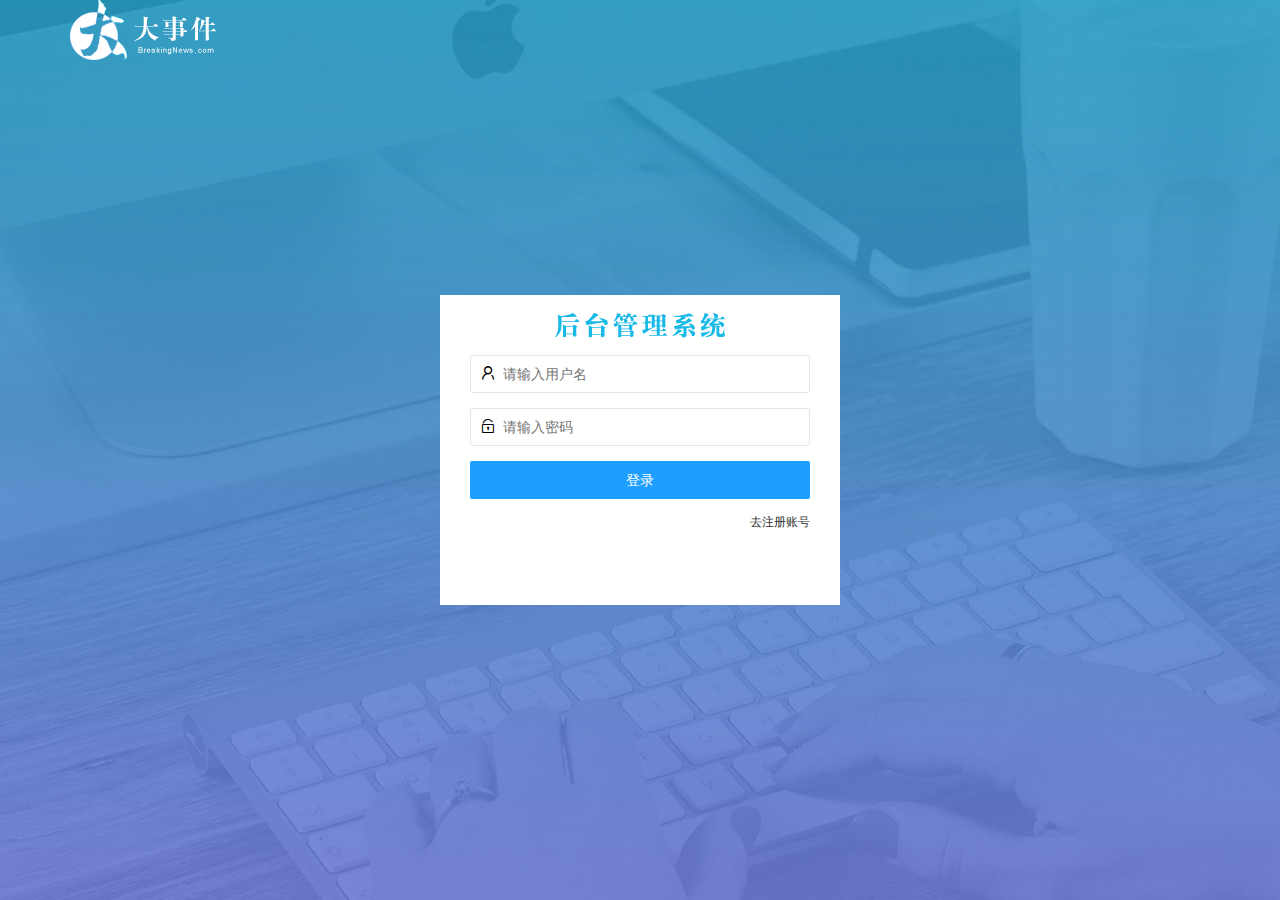
<file: login.html>
<!DOCTYPE html>
<html lang="en">
<head>
    <meta charset="UTF-8">
    <meta http-equiv="X-UA-Compatible" content="IE=edge">
    <meta name="viewport" content="width=device-width, initial-scale=1.0">
    <title>大事件-登录/注册</title>
    <link rel="stylesheet" href="/assets/lib/layui/css/layui.css">
    <link rel="stylesheet" href="./assets/css/login.css">
</head>
<body>
    <!-- 头部的logo区域 -->
    <div class="layui-main">
        <img src="./assets/images/logo.png" alt="" />
    </div>

    <!-- 登录注册区域 -->
    <div class="loginAndRegBox">
        <div class="title-box"></div>
        <!-- 登录的div -->
        <div class="login-box">
            <!-- 登录的表单 -->
            <form class="layui-form" id="form_login">
                <!-- 用户名 -->
                <div class="layui-form-item">
                    <i class="layui-icon layui-icon-username
                    "></i> 
                    <input type="text" name="username" required  lay-verify="required" placeholder="请输入用户名" autocomplete="off" class="layui-input">
                </div>
                <!-- 密码 -->
                <div class="layui-form-item">
                    <i class="layui-icon layui-icon-password
                    "></i> 
                      <input type="password" name="password" required  lay-verify="required|pwd" placeholder="请输入密码" autocomplete="off" class="layui-input">
                </div>
                <!-- 登录按钮 -->
                <div class="layui-form-item">
                    <!-- 注意 普通按钮和表单提交按钮的区别就是 lay-submit属性-->
                    <button class="layui-btn layui-btn-fluid layui-btn-normal" lay-submit>登录</button>
                </div>
                <div class="layui-form-item links">
                    <a href="javascript:;" id="link_reg">去注册账号</a>
                </div>
            </form>
        </div>
        <!-- 注册的div -->
        <div class="reg-box">
            <!-- 注册的表单 -->
            <form class="layui-form" id="form_reg">
                <!-- 用户名 -->
                <div class="layui-form-item">
                    <i class="layui-icon layui-icon-username
                    "></i> 
                    <input type="text" name="username" required  lay-verify="required" placeholder="请输入用户名" autocomplete="off" class="layui-input">
                </div>
                <!-- 密码 -->
                <div class="layui-form-item">
                    <i class="layui-icon layui-icon-password
                    "></i> 
                      <input type="password" name="password" required  lay-verify="required|pwd" placeholder="请输入密码" autocomplete="off" class="layui-input">
                </div>
                <!-- 密码确认框 -->
                <div class="layui-form-item">
                    <i class="layui-icon layui-icon-password
                    "></i> 
                      <input type="password" name="repassword" required  lay-verify="required|pwd|repwd" placeholder="再次确认密码" autocomplete="off" class="layui-input">
                </div>
                <!-- 注册按钮 -->
                <div class="layui-form-item">
                    <!-- 注意 普通按钮和表单提交按钮的区别就是 lay-submit属性-->
                    <button class="layui-btn layui-btn-fluid layui-btn-normal" lay-submit>注册</button>
                </div>
                <div class="layui-form-item links">
                    <a href="javascript:;" id="link_login">去登录</a>
                </div>
            </form>
            
        </div>
    </div>
    
    <!-- 导入layui的js文件 -->
    <script src="/assets/lib/layui/layui.all.js"></script>
    <!-- 导入jQuery -->
    <script src="/assets/lib/jquery.js"></script>
    <!-- 导入自己封装的baseAPI.js -->
    <script src="/assets/js/baseAPI.js"></script>
    <!-- 导入自己的javascript脚本 -->
    <script src="/assets/js/login.js"></script>
</body>
</html>
</file>
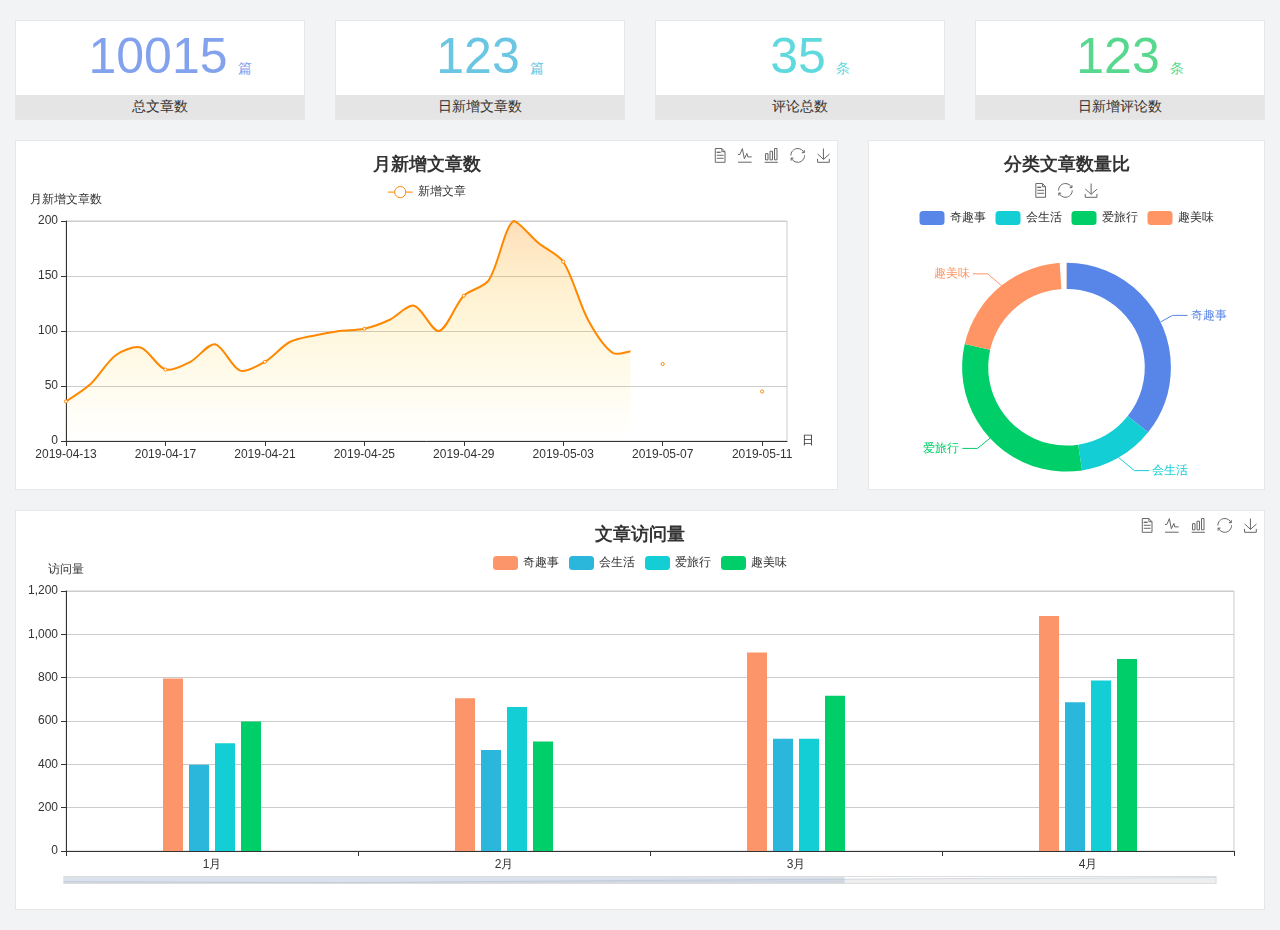
<file: home/dashboard.html>
<!DOCTYPE html>
<html lang="en">

<head>
  <meta charset="UTF-8">
  <meta name="viewport" content="width=device-width, initial-scale=1.0">
  <meta http-equiv="X-UA-Compatible" content="ie=edge">
  <title>图表统计</title>
  <link rel="stylesheet" href="../../assets/lib/bootstrap.css" />
  <link rel="stylesheet" href="../../assets/lib/main.css" />
  <script src="../../assets/lib/jquery.js"></script>
  <script type="text/javascript" src="../../assets/lib/echarts.min.js"></script>
</head>

<body>
  <div class="container-fluid">
    <div class="row spannel_list">
      <div class="col-sm-3 col-xs-6">
        <div class="spannel">
          <em>10015</em><span>篇</span>
          <b>总文章数</b>
        </div>
      </div>
      <div class="col-sm-3 col-xs-6">
        <div class="spannel scolor01">
          <em>123</em><span>篇</span>
          <b>日新增文章数</b>
        </div>
      </div>
      <div class="col-sm-3 col-xs-6">
        <div class="spannel scolor02">
          <em>35</em><span>条</span>
          <b>评论总数</b>
        </div>
      </div>
      <div class="col-sm-3 col-xs-6">
        <div class="spannel scolor03">
          <em>123</em><span>条</span>
          <b>日新增评论数</b>
        </div>
      </div>
    </div>
  </div>

  <div class="container-fluid">
    <div class="row curve-pie">
      <div class="col-lg-8 col-md-8">
        <div class="gragh_pannel" id="curve_show"></div>
      </div>
      <div class="col-lg-4 col-md-4">
        <div class="gragh_pannel" id="pie_show"></div>
      </div>
    </div>
  </div>

  <div class="container-fluid">
    <div class="column_pannel" id="column_show"></div>
  </div>

  <script>
    var oChart = echarts.init(document.getElementById('curve_show'));
    var aList_all = [
      { 'count': 36, 'date': '2019-04-13' },
      { 'count': 52, 'date': '2019-04-14' },
      { 'count': 78, 'date': '2019-04-15' },
      { 'count': 85, 'date': '2019-04-16' },
      { 'count': 65, 'date': '2019-04-17' },
      { 'count': 72, 'date': '2019-04-18' },
      { 'count': 88, 'date': '2019-04-19' },
      { 'count': 64, 'date': '2019-04-20' },
      { 'count': 72, 'date': '2019-04-21' },
      { 'count': 90, 'date': '2019-04-22' },
      { 'count': 96, 'date': '2019-04-23' },
      { 'count': 100, 'date': '2019-04-24' },
      { 'count': 102, 'date': '2019-04-25' },
      { 'count': 110, 'date': '2019-04-26' },
      { 'count': 123, 'date': '2019-04-27' },
      { 'count': 100, 'date': '2019-04-28' },
      { 'count': 132, 'date': '2019-04-29' },
      { 'count': 146, 'date': '2019-04-30' },
      { 'count': 200, 'date': '2019-05-01' },
      { 'count': 180, 'date': '2019-05-02' },
      { 'count': 163, 'date': '2019-05-03' },
      { 'count': 110, 'date': '2019-05-04' },
      { 'count': 80, 'date': '2019-05-05' },
      { 'count': 82, 'date': '2019-05-06' },
      { 'count': 70, 'date': '2019-05-07' },
      { 'count': 65, 'date': '2019-05-08' },
      { 'count': 54, 'date': '2019-05-09' },
      { 'count': 40, 'date': '2019-05-10' },
      { 'count': 45, 'date': '2019-05-11' },
      { 'count': 38, 'date': '2019-05-12' },
    ];

    let aCount = [];
    let aDate = [];

    for (var i = 0; i < aList_all.length; i++) {
      aCount.push(aList_all[i].count);
      aDate.push(aList_all[i].date);
    }

    var chartopt = {
      title: {
        text: '月新增文章数',
        left: 'center',
        top: '10'
      },
      tooltip: {
        trigger: 'axis'
      },
      legend: {
        data: ['新增文章'],
        top: '40'
      },
      toolbox: {
        show: true,
        feature: {
          mark: { show: true },
          dataView: { show: true, readOnly: false },
          magicType: { show: true, type: ['line', 'bar'] },
          restore: { show: true },
          saveAsImage: { show: true }
        }
      },
      calculable: true,
      xAxis: [
        {
          name: '日',
          type: 'category',
          boundaryGap: false,
          data: aDate
        }
      ],
      yAxis: [
        {
          name: '月新增文章数',
          type: 'value'
        }
      ],
      series: [
        {
          name: '新增文章',
          type: 'line',
          smooth: true,
          itemStyle: { normal: { areaStyle: { type: 'default' }, color: '#f80' }, lineStyle: { color: '#f80' } },
          data: aCount
        }],
      areaStyle: {
        normal: {
          color: new echarts.graphic.LinearGradient(0, 0, 0, 1, [{
            offset: 0,
            color: 'rgba(255,136,0,0.39)'
          }, {
            offset: .34,
            color: 'rgba(255,180,0,0.25)'
          }, {
            offset: 1,
            color: 'rgba(255,222,0,0.00)'
          }])

        }
      },
      grid: {
        show: true,
        x: 50,
        x2: 50,
        y: 80,
        height: 220
      }
    };

    oChart.setOption(chartopt);


    var oPie = echarts.init(document.getElementById('pie_show'));
    var oPieopt =
    {
      title: {
        top: 10,
        text: '分类文章数量比',
        x: 'center'
      },
      tooltip: {
        trigger: 'item',
        formatter: "{a} <br/>{b} : {c} ({d}%)"
      },
      color: ['#5885e8', '#13cfd5', '#00ce68', '#ff9565'],
      legend: {
        x: 'center',
        top: 65,
        data: ['奇趣事', '会生活', '爱旅行', '趣美味']
      },
      toolbox: {
        show: true,
        x: 'center',
        top: 35,
        feature: {
          mark: { show: true },
          dataView: { show: true, readOnly: false },
          magicType: {
            show: true,
            type: ['pie', 'funnel'],
            option: {
              funnel: {
                x: '25%',
                width: '50%',
                funnelAlign: 'left',
                max: 1548
              }
            }
          },
          restore: { show: true },
          saveAsImage: { show: true }
        }
      },
      calculable: true,
      series: [
        {
          name: '访问来源',
          type: 'pie',
          radius: ['45%', '60%'],
          center: ['50%', '65%'],
          data: [
            { value: 300, name: '奇趣事' },
            { value: 100, name: '会生活' },
            { value: 260, name: '爱旅行' },
            { value: 180, name: '趣美味' }
          ]
        }
      ]
    };
    oPie.setOption(oPieopt);



    var oColumn = this.echarts.init(document.getElementById('column_show'));
    var oColumnopt =
    {
      title: {
        text: '文章访问量',
        left: 'center',
        top: '10'
      },
      tooltip: {
        trigger: 'axis'
      },
      legend: {
        data: ['奇趣事', '会生活', '爱旅行', '趣美味'],
        top: '40'
      },
      toolbox: {
        show: true,
        feature: {
          mark: { show: true },
          dataView: { show: true, readOnly: false },
          magicType: { show: true, type: ['line', 'bar'] },
          restore: { show: true },
          saveAsImage: { show: true }
        }
      },
      calculable: true,
      xAxis: [
        {
          type: 'category',
          data: ['1月', '2月', '3月', '4月', '5月']
        }
      ],
      yAxis: [
        {
          name: '访问量',
          type: 'value'
        }
      ],
      series: [
        {
          name: '奇趣事',
          type: 'bar',
          barWidth: 20,
          itemStyle: {
            normal: { areaStyle: { type: 'default' }, color: '#fd956a' }
          },
          data: [800, 708, 920, 1090, 1200]
        },
        {
          name: '会生活',
          type: 'bar',
          barWidth: 20,
          itemStyle: {
            normal: { areaStyle: { type: 'default' }, color: '#2bb6db' }
          },
          data: [400, 468, 520, 690, 800]
        },
        {
          name: '爱旅行',
          type: 'bar',
          barWidth: 20,
          itemStyle: {
            normal: { areaStyle: { type: 'default' }, color: '#13cfd5' }
          },
          data: [500, 668, 520, 790, 900]
        },
        {
          name: '趣美味',
          type: 'bar',
          barWidth: 20,
          itemStyle: {
            normal: { areaStyle: { type: 'default' }, color: '#00ce68' }
          },
          data: [600, 508, 720, 890, 1000]
        }
      ],
      grid: {
        show: true,
        x: 50,
        x2: 30,
        y: 80,
        height: 260
      },
      dataZoom: [//给x轴设置滚动条
        {
          start: 0,//默认为0
          end: 100 - 1000 / 31,//默认为100
          type: 'slider',
          show: true,
          xAxisIndex: [0],
          handleSize: 0,//滑动条的 左右2个滑动条的大小
          height: 8,//组件高度
          left: 45, //左边的距离
          right: 50,//右边的距离
          bottom: 26,//右边的距离
          handleColor: '#ddd',//h滑动图标的颜色
          handleStyle: {
            borderColor: "#cacaca",
            borderWidth: "1",
            shadowBlur: 2,
            background: "#ddd",
            shadowColor: "#ddd",
          }
        }]
    };
    oColumn.setOption(oColumnopt);
  </script>
</body>

</html>
</file>
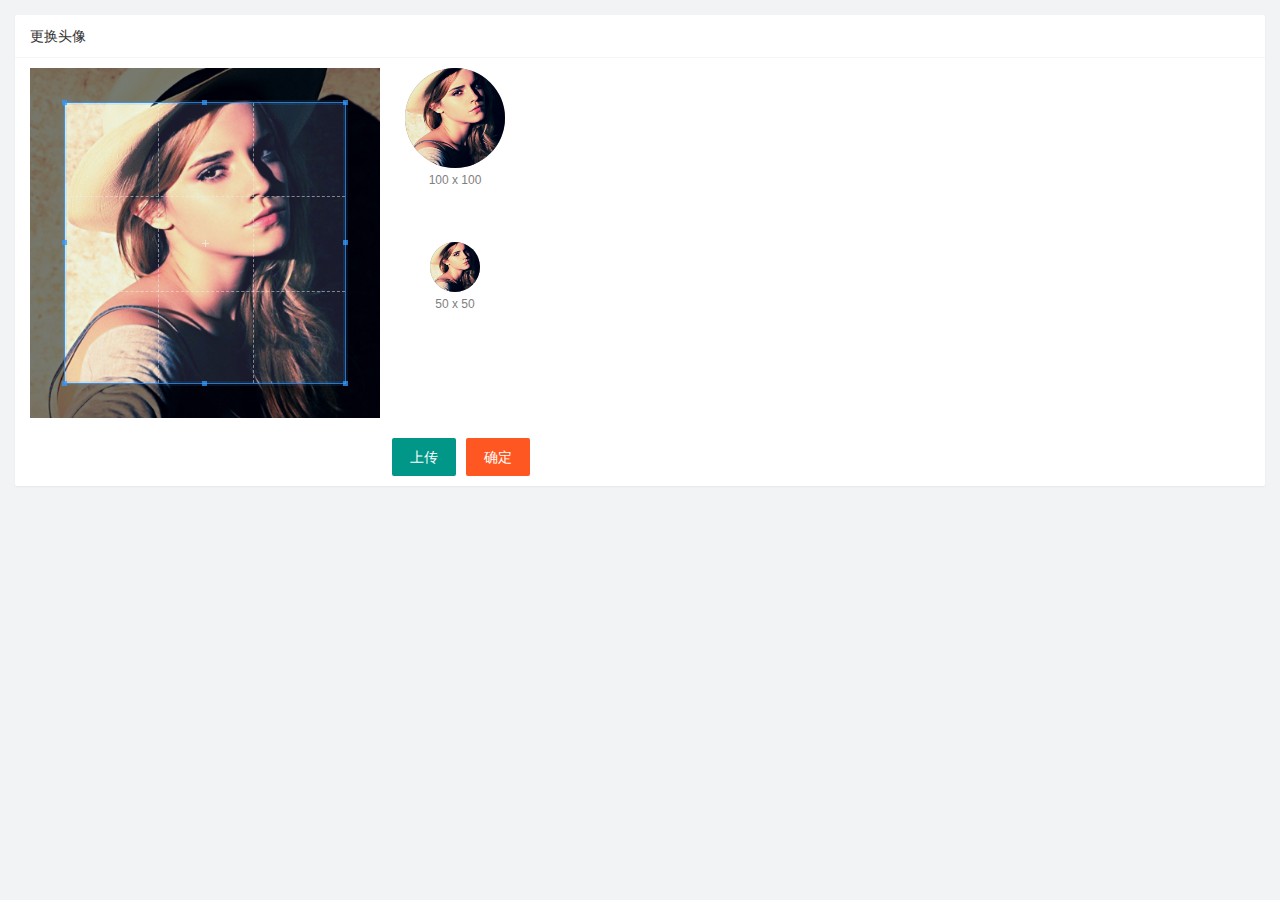
<file: user/user_avatar.html>
<!DOCTYPE html>
<html lang="en">
<head>
    <meta charset="UTF-8">
    <meta http-equiv="X-UA-Compatible" content="IE=edge">
    <meta name="viewport" content="width=device-width, initial-scale=1.0">
    <title>Document</title>
    <link rel="stylesheet" href="/assets/lib/layui/css/layui.css">
    <link rel="stylesheet" href="/assets/lib/cropper/cropper.css" />
    <link rel="stylesheet" href="/assets/css/user/user_avatar.css">
</head>
<body>
    <!-- 卡片区域 -->
    <div class="layui-card">
        <div class="layui-card-header">更换头像</div>
        <div class="layui-card-body">
            <!-- 第一行的图片裁剪和预览区域 -->
            <div class="row1">
            <!-- 图片裁剪区域 -->
            <div class="cropper-box">
            <!-- 这个 img 标签很重要，将来会把它初始化为裁剪区域 -->
            <img id="image" src="/assets/images/sample.jpg" />
        </div>
        <!-- 图片的预览区域 -->
        <div class="preview-box">
        <div>
            <!-- 宽高为 100px 的预览区域 -->
            <div class="img-preview w100"></div>
            <p class="size">100 x 100</p>
        </div>
        <div>
            <!-- 宽高为 50px 的预览区域 -->
            <div class="img-preview w50"></div>
            <p class="size">50 x 50</p>
        </div>
        </div>
    </div>

    <!-- 第二行的按钮区域 -->
    <div class="row2">
        <!-- 通过 accept 属性，可以指定， 允许用户选择什么类型的文件 -->
        <input type="file" id="file" accept="image/png,image/jpeg" />
        <button type="button" class="layui-btn" id="btnChooseImage">上传</button>
        <button type="button" class="layui-btn layui-btn-danger" id="btnUpload">确定</button>
    </div>
        </div>
      </div>
      
      <script src="/assets/lib/layui/layui.all.js"></script>
      <script src="/assets/lib/jquery.js"></script>
      <script src="/assets/lib/cropper/Cropper.js"></script>
      <script src="/assets/lib/cropper/jquery-cropper.js"></script>
      <script src="/assets/js/baseAPI.js"></script>
      <script src="/assets/js/user/user_avatar.js"></script>
</body>
</html>
</file>
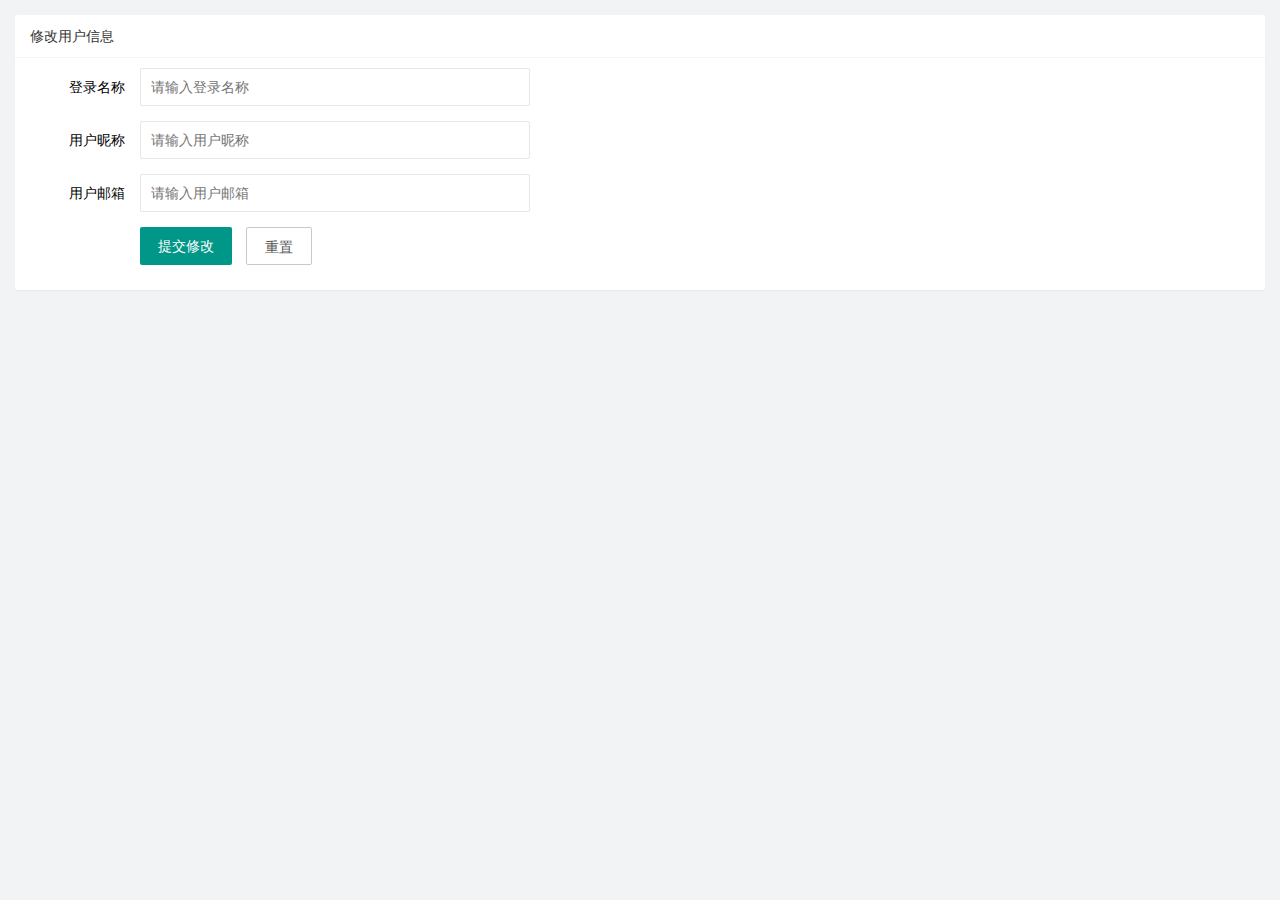
<file: user/user_info.html>
<!DOCTYPE html>
<html lang="en">
<head>
    <meta charset="UTF-8">
    <meta http-equiv="X-UA-Compatible" content="IE=edge">
    <meta name="viewport" content="width=device-width, initial-scale=1.0">
    <title>Document</title>
    <!-- 导入layui的样式 -->
    <link rel="stylesheet" href="/assets/lib/layui/css/layui.css" />
    <!-- 导入自己的样式 -->
    <link rel="stylesheet" href="/assets/css/user/user_info.css" />
</head>
<body>
    <!-- 卡片区域 -->
    <div class="layui-card">
        <div class="layui-card-header">修改用户信息</div>
        <div class="layui-card-body">
          <!-- form表单区域 -->
          <form class="layui-form" lay-filter="formUserInfo">
            <!-- 这是隐藏域 -->
            <input type="hidden" name="id" value="" />
            <div class="layui-form-item">
              <label class="layui-form-label">登录名称</label>
              <div class="layui-input-block">
                <input type="text" name="username" required  lay-verify="required" placeholder="请输入登录名称" autocomplete="off" class="layui-input" readonly>
              </div>
            </div>
            <div class="layui-form-item">
                <label class="layui-form-label">用户昵称</label>
                <div class="layui-input-block">
                  <input type="text" name="nickname" required  lay-verify="required|nickname" placeholder="请输入用户昵称" autocomplete="off" class="layui-input">
                </div>
              </div>
              <div class="layui-form-item">
                <label class="layui-form-label">用户邮箱</label>
                <div class="layui-input-block">
                  <input type="text" name="email" required  lay-verify="required|email" placeholder="请输入用户邮箱" autocomplete="off" class="layui-input">
                </div>
              </div>
              <div class="layui-form-item">
                <div class="layui-input-block">
                  <button class="layui-btn" lay-submit lay-filter="formDemo">提交修改</button>
                  <button type="reset" class="layui-btn layui-btn-primary" id="btnReset">重置</button>
                </div>
              </div>
          </form>
        </div>
      </div>

      <!-- 导入layui的js -->
      <script src="/assets/lib/layui/layui.all.js"></script>
      <!-- 导入jQuery -->
      <script src="/assets/lib/jquery.js"></script>
      <!-- 导入自己封装的baseAPI.js -->
      <script src="/assets/js/baseAPI.js"></script>
      <!-- 导入自己的js -->
      <script src="/assets/js/user/user_info.js"></script>
</body>
</html>
</file>
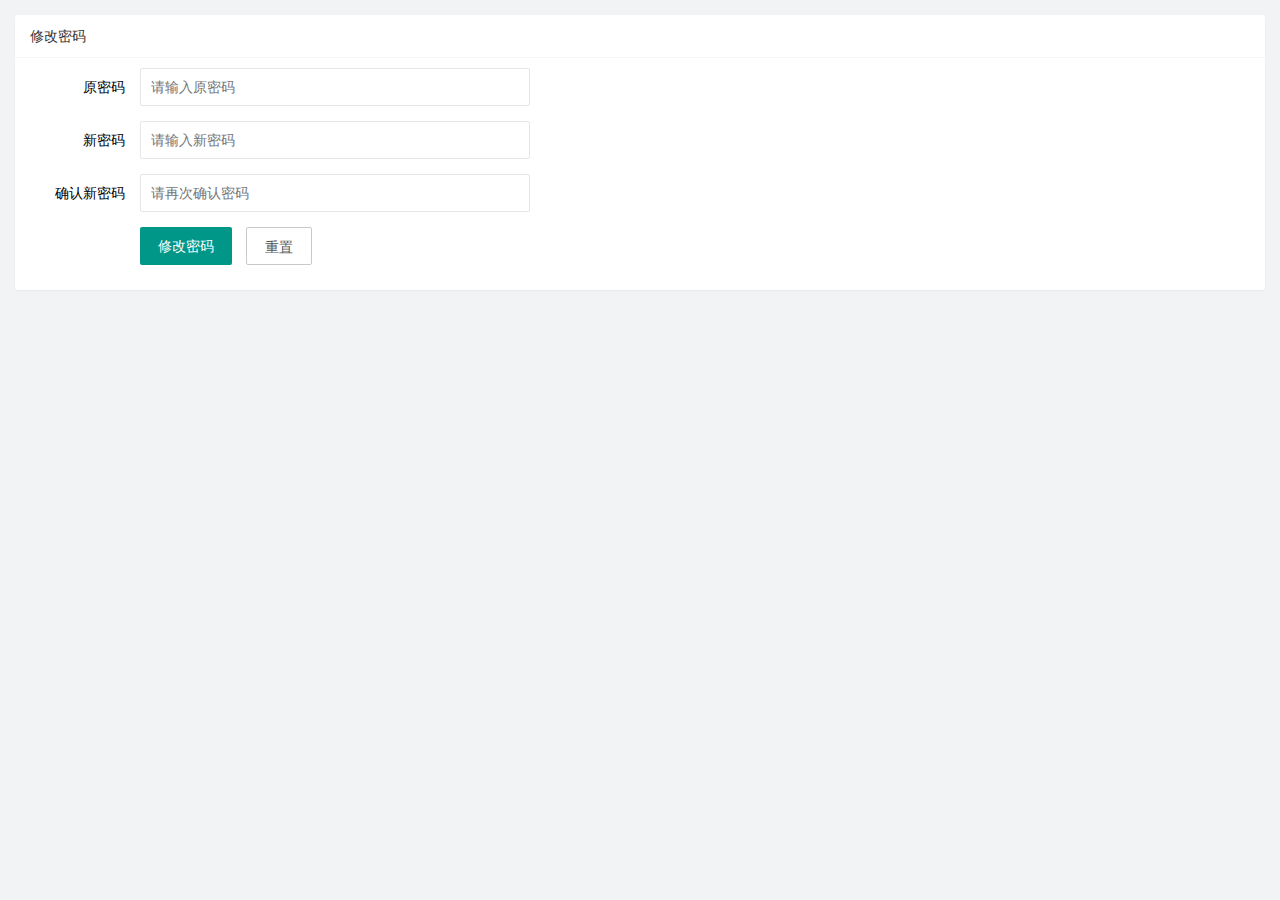
<file: user/user_pwd.html>
<!DOCTYPE html>
<html lang="en">
<head>
    <meta charset="UTF-8">
    <meta http-equiv="X-UA-Compatible" content="IE=edge">
    <meta name="viewport" content="width=device-width, initial-scale=1.0">
    <title>Document</title>
    <link rel="stylesheet" href="/assets/lib/layui/css/layui.css" />
    <link rel="stylesheet" href="/assets/css/user/user_pwd.css" />
</head>
<body>
    <!-- 卡片区域 -->
    <div class="layui-card">
        <div class="layui-card-header">修改密码</div>
        <div class="layui-card-body">
            <form class="layui-form" >
                <div class="layui-form-item">
                  <label class="layui-form-label">原密码</label>
                  <div class="layui-input-block">
                    <input type="password" name="oldPwd" required  lay-verify="required|pwd" placeholder="请输入原密码" autocomplete="off" class="layui-input">
                  </div>
                </div>
                <div class="layui-form-item">
                    <label class="layui-form-label">新密码</label>
                    <div class="layui-input-block">
                      <input type="password" name="newPwd" required  lay-verify="required|pwd|samePwd" placeholder="请输入新密码" autocomplete="off" class="layui-input">
                    </div>
                  </div>
                  <div class="layui-form-item">
                    <label class="layui-form-label">确认新密码</label>
                    <div class="layui-input-block">
                      <input type="password" name="rePwd" required  lay-verify="required|pwd|rePwd" placeholder="请再次确认密码" autocomplete="off" class="layui-input">
                    </div>
                  </div>
                  <div class="layui-form-item">
                    <div class="layui-input-block">
                      <button class="layui-btn" lay-submit lay-filter="formDemo">修改密码</button>
                      <button type="reset" class="layui-btn layui-btn-primary">重置</button>
                    </div>
                  </div>
            </form>
        </div>
      </div>

      <!-- 导入 layui的js -->
      <script src="/assets/lib/layui/layui.all.js"></script>
      <!-- 导入jQuery -->
      <script src="/assets/lib/jquery.js"></script>
      <!-- 导入baseAPI -->
      <script src="/assets/js/baseAPI.js"></script>
      <!-- 导入自己的js -->
      <script src="/assets/js/user/user_pwd.js"></script>
</body>
</html>
</file>
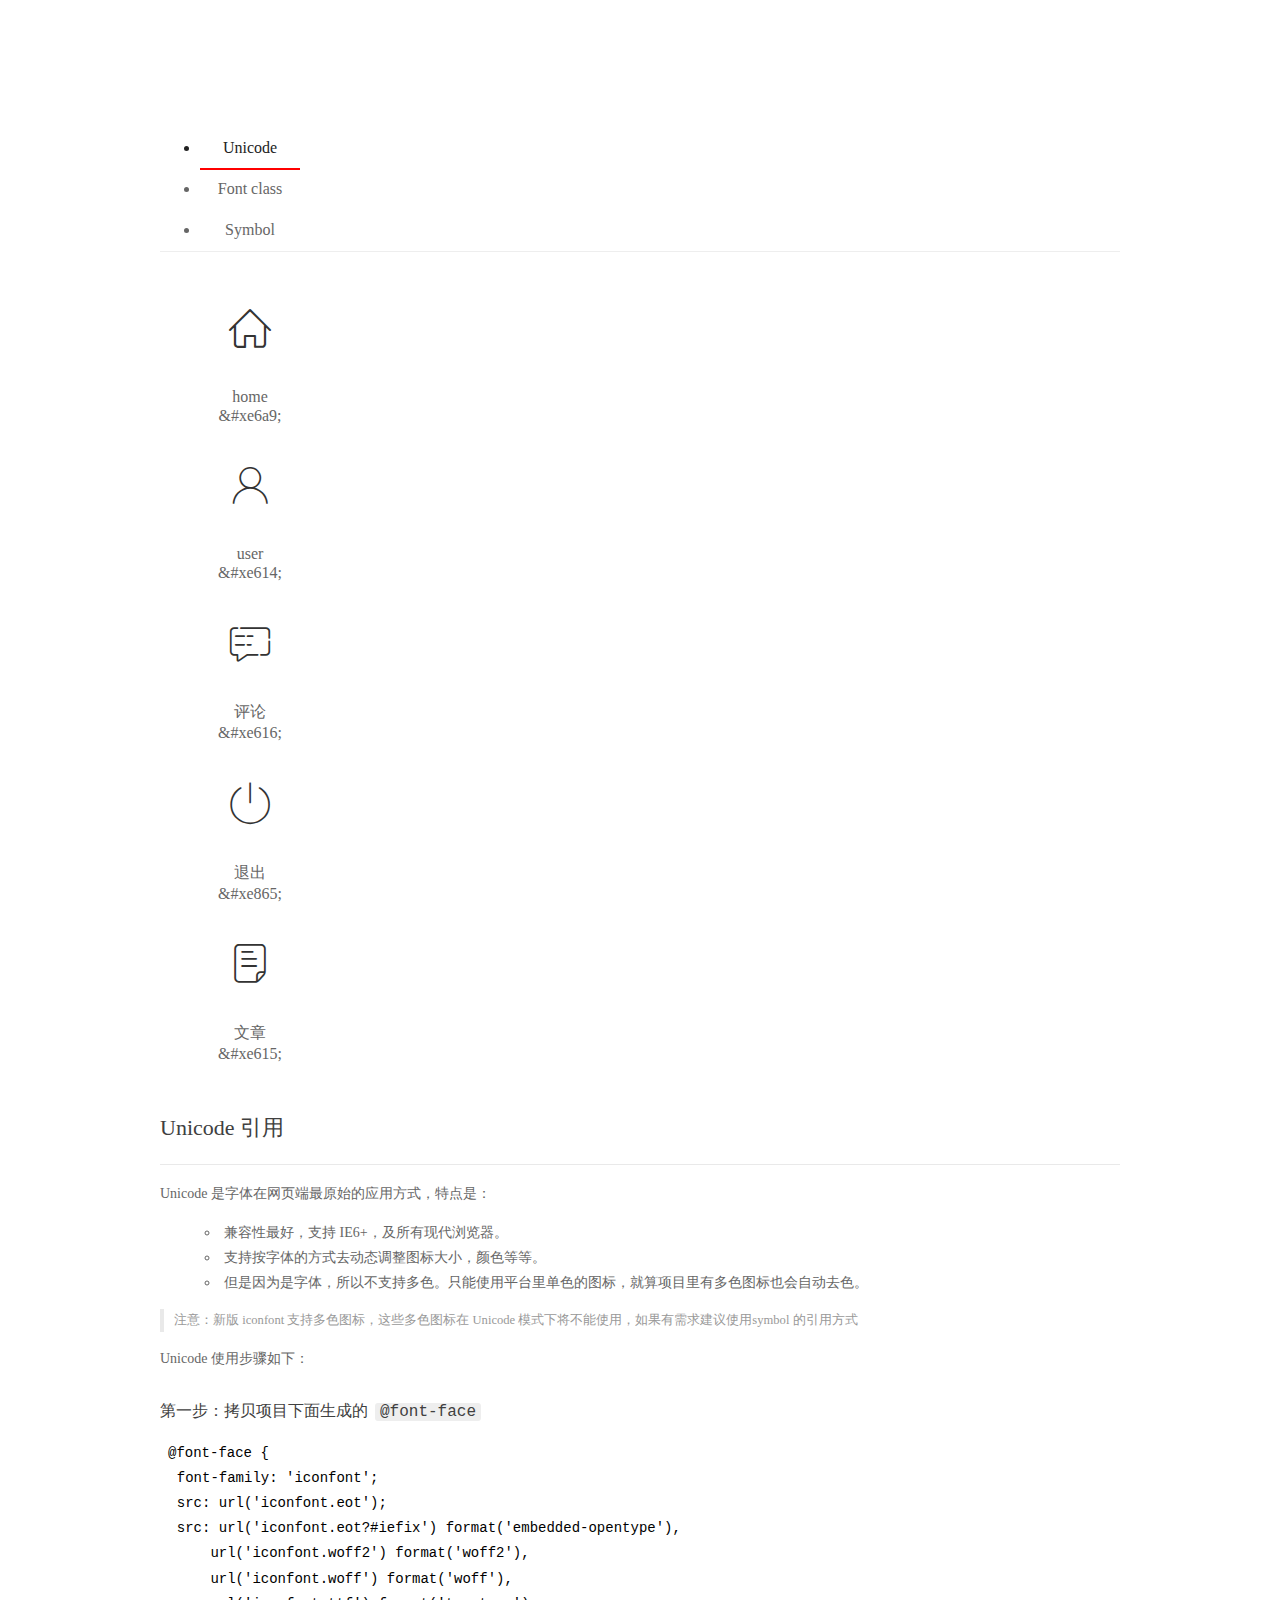
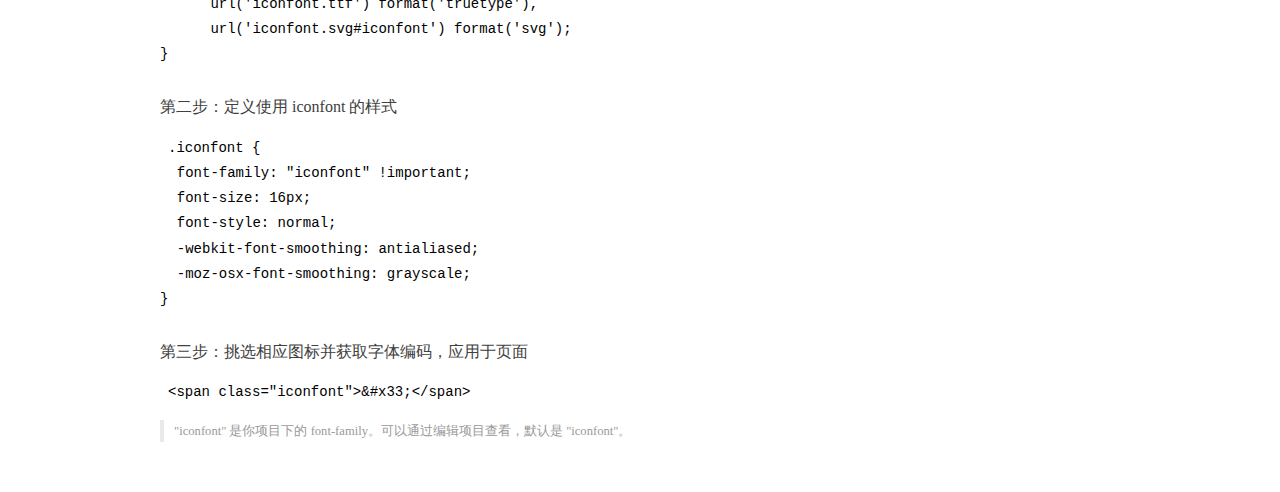
<file: assets/fonts/demo_index.html>
<!DOCTYPE html>
<html>
<head>
  <meta charset="utf-8"/>
  <title>IconFont Demo</title>
  <link rel="shortcut icon" href="https://gtms04.alicdn.com/tps/i4/TB1_oz6GVXXXXaFXpXXJDFnIXXX-64-64.ico" type="image/x-icon"/>
  <link rel="stylesheet" href="https://g.alicdn.com/thx/cube/1.3.2/cube.min.css">
  <link rel="stylesheet" href="demo.css">
  <link rel="stylesheet" href="iconfont.css">
  <script src="iconfont.js"></script>
  <!-- jQuery -->
  <script src="https://a1.alicdn.com/oss/uploads/2018/12/26/7bfddb60-08e8-11e9-9b04-53e73bb6408b.js"></script>
  <!-- 代码高亮 -->
  <script src="https://a1.alicdn.com/oss/uploads/2018/12/26/a3f714d0-08e6-11e9-8a15-ebf944d7534c.js"></script>
</head>
<body>
  <div class="main">
    <h1 class="logo"><a href="https://www.iconfont.cn/" title="iconfont 首页" target="_blank">&#xe86b;</a></h1>
    <div class="nav-tabs">
      <ul id="tabs" class="dib-box">
        <li class="dib active"><span>Unicode</span></li>
        <li class="dib"><span>Font class</span></li>
        <li class="dib"><span>Symbol</span></li>
      </ul>
      
    </div>
    <div class="tab-container">
      <div class="content unicode" style="display: block;">
          <ul class="icon_lists dib-box">
          
            <li class="dib">
              <span class="icon iconfont">&#xe6a9;</span>
                <div class="name">home</div>
                <div class="code-name">&amp;#xe6a9;</div>
              </li>
          
            <li class="dib">
              <span class="icon iconfont">&#xe614;</span>
                <div class="name">user</div>
                <div class="code-name">&amp;#xe614;</div>
              </li>
          
            <li class="dib">
              <span class="icon iconfont">&#xe616;</span>
                <div class="name">评论</div>
                <div class="code-name">&amp;#xe616;</div>
              </li>
          
            <li class="dib">
              <span class="icon iconfont">&#xe865;</span>
                <div class="name">退出</div>
                <div class="code-name">&amp;#xe865;</div>
              </li>
          
            <li class="dib">
              <span class="icon iconfont">&#xe615;</span>
                <div class="name">文章</div>
                <div class="code-name">&amp;#xe615;</div>
              </li>
          
          </ul>
          <div class="article markdown">
          <h2 id="unicode-">Unicode 引用</h2>
          <hr>

          <p>Unicode 是字体在网页端最原始的应用方式，特点是：</p>
          <ul>
            <li>兼容性最好，支持 IE6+，及所有现代浏览器。</li>
            <li>支持按字体的方式去动态调整图标大小，颜色等等。</li>
            <li>但是因为是字体，所以不支持多色。只能使用平台里单色的图标，就算项目里有多色图标也会自动去色。</li>
          </ul>
          <blockquote>
            <p>注意：新版 iconfont 支持多色图标，这些多色图标在 Unicode 模式下将不能使用，如果有需求建议使用symbol 的引用方式</p>
          </blockquote>
          <p>Unicode 使用步骤如下：</p>
          <h3 id="-font-face">第一步：拷贝项目下面生成的 <code>@font-face</code></h3>
<pre><code class="language-css"
>@font-face {
  font-family: 'iconfont';
  src: url('iconfont.eot');
  src: url('iconfont.eot?#iefix') format('embedded-opentype'),
      url('iconfont.woff2') format('woff2'),
      url('iconfont.woff') format('woff'),
      url('iconfont.ttf') format('truetype'),
      url('iconfont.svg#iconfont') format('svg');
}
</code></pre>
          <h3 id="-iconfont-">第二步：定义使用 iconfont 的样式</h3>
<pre><code class="language-css"
>.iconfont {
  font-family: "iconfont" !important;
  font-size: 16px;
  font-style: normal;
  -webkit-font-smoothing: antialiased;
  -moz-osx-font-smoothing: grayscale;
}
</code></pre>
          <h3 id="-">第三步：挑选相应图标并获取字体编码，应用于页面</h3>
<pre>
<code class="language-html"
>&lt;span class="iconfont"&gt;&amp;#x33;&lt;/span&gt;
</code></pre>
          <blockquote>
            <p>"iconfont" 是你项目下的 font-family。可以通过编辑项目查看，默认是 "iconfont"。</p>
          </blockquote>
          </div>
      </div>
      <div class="content font-class">
        <ul class="icon_lists dib-box">
          
          <li class="dib">
            <span class="icon iconfont icon-home"></span>
            <div class="name">
              home
            </div>
            <div class="code-name">.icon-home
            </div>
          </li>
          
          <li class="dib">
            <span class="icon iconfont icon-user"></span>
            <div class="name">
              user
            </div>
            <div class="code-name">.icon-user
            </div>
          </li>
          
          <li class="dib">
            <span class="icon iconfont icon-pinglun"></span>
            <div class="name">
              评论
            </div>
            <div class="code-name">.icon-pinglun
            </div>
          </li>
          
          <li class="dib">
            <span class="icon iconfont icon-tuichu"></span>
            <div class="name">
              退出
            </div>
            <div class="code-name">.icon-tuichu
            </div>
          </li>
          
          <li class="dib">
            <span class="icon iconfont icon-16"></span>
            <div class="name">
              文章
            </div>
            <div class="code-name">.icon-16
            </div>
          </li>
          
        </ul>
        <div class="article markdown">
        <h2 id="font-class-">font-class 引用</h2>
        <hr>

        <p>font-class 是 Unicode 使用方式的一种变种，主要是解决 Unicode 书写不直观，语意不明确的问题。</p>
        <p>与 Unicode 使用方式相比，具有如下特点：</p>
        <ul>
          <li>兼容性良好，支持 IE8+，及所有现代浏览器。</li>
          <li>相比于 Unicode 语意明确，书写更直观。可以很容易分辨这个 icon 是什么。</li>
          <li>因为使用 class 来定义图标，所以当要替换图标时，只需要修改 class 里面的 Unicode 引用。</li>
          <li>不过因为本质上还是使用的字体，所以多色图标还是不支持的。</li>
        </ul>
        <p>使用步骤如下：</p>
        <h3 id="-fontclass-">第一步：引入项目下面生成的 fontclass 代码：</h3>
<pre><code class="language-html">&lt;link rel="stylesheet" href="./iconfont.css"&gt;
</code></pre>
        <h3 id="-">第二步：挑选相应图标并获取类名，应用于页面：</h3>
<pre><code class="language-html">&lt;span class="iconfont icon-xxx"&gt;&lt;/span&gt;
</code></pre>
        <blockquote>
          <p>"
            iconfont" 是你项目下的 font-family。可以通过编辑项目查看，默认是 "iconfont"。</p>
        </blockquote>
      </div>
      </div>
      <div class="content symbol">
          <ul class="icon_lists dib-box">
          
            <li class="dib">
                <svg class="icon svg-icon" aria-hidden="true">
                  <use xlink:href="#icon-home"></use>
                </svg>
                <div class="name">home</div>
                <div class="code-name">#icon-home</div>
            </li>
          
            <li class="dib">
                <svg class="icon svg-icon" aria-hidden="true">
                  <use xlink:href="#icon-user"></use>
                </svg>
                <div class="name">user</div>
                <div class="code-name">#icon-user</div>
            </li>
          
            <li class="dib">
                <svg class="icon svg-icon" aria-hidden="true">
                  <use xlink:href="#icon-pinglun"></use>
                </svg>
                <div class="name">评论</div>
                <div class="code-name">#icon-pinglun</div>
            </li>
          
            <li class="dib">
                <svg class="icon svg-icon" aria-hidden="true">
                  <use xlink:href="#icon-tuichu"></use>
                </svg>
                <div class="name">退出</div>
                <div class="code-name">#icon-tuichu</div>
            </li>
          
            <li class="dib">
                <svg class="icon svg-icon" aria-hidden="true">
                  <use xlink:href="#icon-16"></use>
                </svg>
                <div class="name">文章</div>
                <div class="code-name">#icon-16</div>
            </li>
          
          </ul>
          <div class="article markdown">
          <h2 id="symbol-">Symbol 引用</h2>
          <hr>

          <p>这是一种全新的使用方式，应该说这才是未来的主流，也是平台目前推荐的用法。相关介绍可以参考这篇<a href="">文章</a>
            这种用法其实是做了一个 SVG 的集合，与另外两种相比具有如下特点：</p>
          <ul>
            <li>支持多色图标了，不再受单色限制。</li>
            <li>通过一些技巧，支持像字体那样，通过 <code>font-size</code>, <code>color</code> 来调整样式。</li>
            <li>兼容性较差，支持 IE9+，及现代浏览器。</li>
            <li>浏览器渲染 SVG 的性能一般，还不如 png。</li>
          </ul>
          <p>使用步骤如下：</p>
          <h3 id="-symbol-">第一步：引入项目下面生成的 symbol 代码：</h3>
<pre><code class="language-html">&lt;script src="./iconfont.js"&gt;&lt;/script&gt;
</code></pre>
          <h3 id="-css-">第二步：加入通用 CSS 代码（引入一次就行）：</h3>
<pre><code class="language-html">&lt;style&gt;
.icon {
  width: 1em;
  height: 1em;
  vertical-align: -0.15em;
  fill: currentColor;
  overflow: hidden;
}
&lt;/style&gt;
</code></pre>
          <h3 id="-">第三步：挑选相应图标并获取类名，应用于页面：</h3>
<pre><code class="language-html">&lt;svg class="icon" aria-hidden="true"&gt;
  &lt;use xlink:href="#icon-xxx"&gt;&lt;/use&gt;
&lt;/svg&gt;
</code></pre>
          </div>
      </div>

    </div>
  </div>
  <script>
  $(document).ready(function () {
      $('.tab-container .content:first').show()

      $('#tabs li').click(function (e) {
        var tabContent = $('.tab-container .content')
        var index = $(this).index()

        if ($(this).hasClass('active')) {
          return
        } else {
          $('#tabs li').removeClass('active')
          $(this).addClass('active')

          tabContent.hide().eq(index).fadeIn()
        }
      })
    })
  </script>
</body>
</html>
</file>
<file: assets/lib/layui/css/layui.css>
/** layui-v2.5.5 MIT License By https://www.layui.com */
 .layui-inline,img{display:inline-block;vertical-align:middle}h1,h2,h3,h4,h5,h6{font-weight:400}.layui-edge,.layui-header,.layui-inline,.layui-main{position:relative}.layui-body,.layui-edge,.layui-elip{overflow:hidden}.layui-btn,.layui-edge,.layui-inline,img{vertical-align:middle}.layui-btn,.layui-disabled,.layui-icon,.layui-unselect{-moz-user-select:none;-webkit-user-select:none;-ms-user-select:none}.layui-elip,.layui-form-checkbox span,.layui-form-pane .layui-form-label{text-overflow:ellipsis;white-space:nowrap}.layui-breadcrumb,.layui-tree-btnGroup{visibility:hidden}blockquote,body,button,dd,div,dl,dt,form,h1,h2,h3,h4,h5,h6,input,li,ol,p,pre,td,textarea,th,ul{margin:0;padding:0;-webkit-tap-highlight-color:rgba(0,0,0,0)}a:active,a:hover{outline:0}img{border:none}li{list-style:none}table{border-collapse:collapse;border-spacing:0}h4,h5,h6{font-size:100%}button,input,optgroup,option,select,textarea{font-family:inherit;font-size:inherit;font-style:inherit;font-weight:inherit;outline:0}pre{white-space:pre-wrap;white-space:-moz-pre-wrap;white-space:-pre-wrap;white-space:-o-pre-wrap;word-wrap:break-word}body{line-height:24px;font:14px Helvetica Neue,Helvetica,PingFang SC,Tahoma,Arial,sans-serif}hr{height:1px;margin:10px 0;border:0;clear:both}a{color:#333;text-decoration:none}a:hover{color:#777}a cite{font-style:normal;*cursor:pointer}.layui-border-box,.layui-border-box *{box-sizing:border-box}.layui-box,.layui-box *{box-sizing:content-box}.layui-clear{clear:both;*zoom:1}.layui-clear:after{content:'\20';clear:both;*zoom:1;display:block;height:0}.layui-inline{*display:inline;*zoom:1}.layui-edge{display:inline-block;width:0;height:0;border-width:6px;border-style:dashed;border-color:transparent}.layui-edge-top{top:-4px;border-bottom-color:#999;border-bottom-style:solid}.layui-edge-right{border-left-color:#999;border-left-style:solid}.layui-edge-bottom{top:2px;border-top-color:#999;border-top-style:solid}.layui-edge-left{border-right-color:#999;border-right-style:solid}.layui-disabled,.layui-disabled:hover{color:#d2d2d2!important;cursor:not-allowed!important}.layui-circle{border-radius:100%}.layui-show{display:block!important}.layui-hide{display:none!important}@font-face{font-family:layui-icon;src:url(../font/iconfont.eot?v=250);src:url(../font/iconfont.eot?v=250#iefix) format('embedded-opentype'),url(../font/iconfont.woff2?v=250) format('woff2'),url(../font/iconfont.woff?v=250) format('woff'),url(../font/iconfont.ttf?v=250) format('truetype'),url(../font/iconfont.svg?v=250#layui-icon) format('svg')}.layui-icon{font-family:layui-icon!important;font-size:16px;font-style:normal;-webkit-font-smoothing:antialiased;-moz-osx-font-smoothing:grayscale}.layui-icon-reply-fill:before{content:"\e611"}.layui-icon-set-fill:before{content:"\e614"}.layui-icon-menu-fill:before{content:"\e60f"}.layui-icon-search:before{content:"\e615"}.layui-icon-share:before{content:"\e641"}.layui-icon-set-sm:before{content:"\e620"}.layui-icon-engine:before{content:"\e628"}.layui-icon-close:before{content:"\1006"}.layui-icon-close-fill:before{content:"\1007"}.layui-icon-chart-screen:before{content:"\e629"}.layui-icon-star:before{content:"\e600"}.layui-icon-circle-dot:before{content:"\e617"}.layui-icon-chat:before{content:"\e606"}.layui-icon-release:before{content:"\e609"}.layui-icon-list:before{content:"\e60a"}.layui-icon-chart:before{content:"\e62c"}.layui-icon-ok-circle:before{content:"\1005"}.layui-icon-layim-theme:before{content:"\e61b"}.layui-icon-table:before{content:"\e62d"}.layui-icon-right:before{content:"\e602"}.layui-icon-left:before{content:"\e603"}.layui-icon-cart-simple:before{content:"\e698"}.layui-icon-face-cry:before{content:"\e69c"}.layui-icon-face-smile:before{content:"\e6af"}.layui-icon-survey:before{content:"\e6b2"}.layui-icon-tree:before{content:"\e62e"}.layui-icon-upload-circle:before{content:"\e62f"}.layui-icon-add-circle:before{content:"\e61f"}.layui-icon-download-circle:before{content:"\e601"}.layui-icon-templeate-1:before{content:"\e630"}.layui-icon-util:before{content:"\e631"}.layui-icon-face-surprised:before{content:"\e664"}.layui-icon-edit:before{content:"\e642"}.layui-icon-speaker:before{content:"\e645"}.layui-icon-down:before{content:"\e61a"}.layui-icon-file:before{content:"\e621"}.layui-icon-layouts:before{content:"\e632"}.layui-icon-rate-half:before{content:"\e6c9"}.layui-icon-add-circle-fine:before{content:"\e608"}.layui-icon-prev-circle:before{content:"\e633"}.layui-icon-read:before{content:"\e705"}.layui-icon-404:before{content:"\e61c"}.layui-icon-carousel:before{content:"\e634"}.layui-icon-help:before{content:"\e607"}.layui-icon-code-circle:before{content:"\e635"}.layui-icon-water:before{content:"\e636"}.layui-icon-username:before{content:"\e66f"}.layui-icon-find-fill:before{content:"\e670"}.layui-icon-about:before{content:"\e60b"}.layui-icon-location:before{content:"\e715"}.layui-icon-up:before{content:"\e619"}.layui-icon-pause:before{content:"\e651"}.layui-icon-date:before{content:"\e637"}.layui-icon-layim-uploadfile:before{content:"\e61d"}.layui-icon-delete:before{content:"\e640"}.layui-icon-play:before{content:"\e652"}.layui-icon-top:before{content:"\e604"}.layui-icon-friends:before{content:"\e612"}.layui-icon-refresh-3:before{content:"\e9aa"}.layui-icon-ok:before{content:"\e605"}.layui-icon-layer:before{content:"\e638"}.layui-icon-face-smile-fine:before{content:"\e60c"}.layui-icon-dollar:before{content:"\e659"}.layui-icon-group:before{content:"\e613"}.layui-icon-layim-download:before{content:"\e61e"}.layui-icon-picture-fine:before{content:"\e60d"}.layui-icon-link:before{content:"\e64c"}.layui-icon-diamond:before{content:"\e735"}.layui-icon-log:before{content:"\e60e"}.layui-icon-rate-solid:before{content:"\e67a"}.layui-icon-fonts-del:before{content:"\e64f"}.layui-icon-unlink:before{content:"\e64d"}.layui-icon-fonts-clear:before{content:"\e639"}.layui-icon-triangle-r:before{content:"\e623"}.layui-icon-circle:before{content:"\e63f"}.layui-icon-radio:before{content:"\e643"}.layui-icon-align-center:before{content:"\e647"}.layui-icon-align-right:before{content:"\e648"}.layui-icon-align-left:before{content:"\e649"}.layui-icon-loading-1:before{content:"\e63e"}.layui-icon-return:before{content:"\e65c"}.layui-icon-fonts-strong:before{content:"\e62b"}.layui-icon-upload:before{content:"\e67c"}.layui-icon-dialogue:before{content:"\e63a"}.layui-icon-video:before{content:"\e6ed"}.layui-icon-headset:before{content:"\e6fc"}.layui-icon-cellphone-fine:before{content:"\e63b"}.layui-icon-add-1:before{content:"\e654"}.layui-icon-face-smile-b:before{content:"\e650"}.layui-icon-fonts-html:before{content:"\e64b"}.layui-icon-form:before{content:"\e63c"}.layui-icon-cart:before{content:"\e657"}.layui-icon-camera-fill:before{content:"\e65d"}.layui-icon-tabs:before{content:"\e62a"}.layui-icon-fonts-code:before{content:"\e64e"}.layui-icon-fire:before{content:"\e756"}.layui-icon-set:before{content:"\e716"}.layui-icon-fonts-u:before{content:"\e646"}.layui-icon-triangle-d:before{content:"\e625"}.layui-icon-tips:before{content:"\e702"}.layui-icon-picture:before{content:"\e64a"}.layui-icon-more-vertical:before{content:"\e671"}.layui-icon-flag:before{content:"\e66c"}.layui-icon-loading:before{content:"\e63d"}.layui-icon-fonts-i:before{content:"\e644"}.layui-icon-refresh-1:before{content:"\e666"}.layui-icon-rmb:before{content:"\e65e"}.layui-icon-home:before{content:"\e68e"}.layui-icon-user:before{content:"\e770"}.layui-icon-notice:before{content:"\e667"}.layui-icon-login-weibo:before{content:"\e675"}.layui-icon-voice:before{content:"\e688"}.layui-icon-upload-drag:before{content:"\e681"}.layui-icon-login-qq:before{content:"\e676"}.layui-icon-snowflake:before{content:"\e6b1"}.layui-icon-file-b:before{content:"\e655"}.layui-icon-template:before{content:"\e663"}.layui-icon-auz:before{content:"\e672"}.layui-icon-console:before{content:"\e665"}.layui-icon-app:before{content:"\e653"}.layui-icon-prev:before{content:"\e65a"}.layui-icon-website:before{content:"\e7ae"}.layui-icon-next:before{content:"\e65b"}.layui-icon-component:before{content:"\e857"}.layui-icon-more:before{content:"\e65f"}.layui-icon-login-wechat:before{content:"\e677"}.layui-icon-shrink-right:before{content:"\e668"}.layui-icon-spread-left:before{content:"\e66b"}.layui-icon-camera:before{content:"\e660"}.layui-icon-note:before{content:"\e66e"}.layui-icon-refresh:before{content:"\e669"}.layui-icon-female:before{content:"\e661"}.layui-icon-male:before{content:"\e662"}.layui-icon-password:before{content:"\e673"}.layui-icon-senior:before{content:"\e674"}.layui-icon-theme:before{content:"\e66a"}.layui-icon-tread:before{content:"\e6c5"}.layui-icon-praise:before{content:"\e6c6"}.layui-icon-star-fill:before{content:"\e658"}.layui-icon-rate:before{content:"\e67b"}.layui-icon-template-1:before{content:"\e656"}.layui-icon-vercode:before{content:"\e679"}.layui-icon-cellphone:before{content:"\e678"}.layui-icon-screen-full:before{content:"\e622"}.layui-icon-screen-restore:before{content:"\e758"}.layui-icon-cols:before{content:"\e610"}.layui-icon-export:before{content:"\e67d"}.layui-icon-print:before{content:"\e66d"}.layui-icon-slider:before{content:"\e714"}.layui-icon-addition:before{content:"\e624"}.layui-icon-subtraction:before{content:"\e67e"}.layui-icon-service:before{content:"\e626"}.layui-icon-transfer:before{content:"\e691"}.layui-main{width:1140px;margin:0 auto}.layui-header{z-index:1000;height:60px}.layui-header a:hover{transition:all .5s;-webkit-transition:all .5s}.layui-side{position:fixed;left:0;top:0;bottom:0;z-index:999;width:200px;overflow-x:hidden}.layui-side-scroll{position:relative;width:220px;height:100%;overflow-x:hidden}.layui-body{position:absolute;left:200px;right:0;top:0;bottom:0;z-index:998;width:auto;overflow-y:auto;box-sizing:border-box}.layui-layout-body{overflow:hidden}.layui-layout-admin .layui-header{background-color:#23262E}.layui-layout-admin .layui-side{top:60px;width:200px;overflow-x:hidden}.layui-layout-admin .layui-body{position:fixed;top:60px;bottom:44px}.layui-layout-admin .layui-main{width:auto;margin:0 15px}.layui-layout-admin .layui-footer{position:fixed;left:200px;right:0;bottom:0;height:44px;line-height:44px;padding:0 15px;background-color:#eee}.layui-layout-admin .layui-logo{position:absolute;left:0;top:0;width:200px;height:100%;line-height:60px;text-align:center;color:#009688;font-size:16px}.layui-layout-admin .layui-header .layui-nav{background:0 0}.layui-layout-left{position:absolute!important;left:200px;top:0}.layui-layout-right{position:absolute!important;right:0;top:0}.layui-container{position:relative;margin:0 auto;padding:0 15px;box-sizing:border-box}.layui-fluid{position:relative;margin:0 auto;padding:0 15px}.layui-row:after,.layui-row:before{content:'';display:block;clear:both}.layui-col-lg1,.layui-col-lg10,.layui-col-lg11,.layui-col-lg12,.layui-col-lg2,.layui-col-lg3,.layui-col-lg4,.layui-col-lg5,.layui-col-lg6,.layui-col-lg7,.layui-col-lg8,.layui-col-lg9,.layui-col-md1,.layui-col-md10,.layui-col-md11,.layui-col-md12,.layui-col-md2,.layui-col-md3,.layui-col-md4,.layui-col-md5,.layui-col-md6,.layui-col-md7,.layui-col-md8,.layui-col-md9,.layui-col-sm1,.layui-col-sm10,.layui-col-sm11,.layui-col-sm12,.layui-col-sm2,.layui-col-sm3,.layui-col-sm4,.layui-col-sm5,.layui-col-sm6,.layui-col-sm7,.layui-col-sm8,.layui-col-sm9,.layui-col-xs1,.layui-col-xs10,.layui-col-xs11,.layui-col-xs12,.layui-col-xs2,.layui-col-xs3,.layui-col-xs4,.layui-col-xs5,.layui-col-xs6,.layui-col-xs7,.layui-col-xs8,.layui-col-xs9{position:relative;display:block;box-sizing:border-box}.layui-col-xs1,.layui-col-xs10,.layui-col-xs11,.layui-col-xs12,.layui-col-xs2,.layui-col-xs3,.layui-col-xs4,.layui-col-xs5,.layui-col-xs6,.layui-col-xs7,.layui-col-xs8,.layui-col-xs9{float:left}.layui-col-xs1{width:8.33333333%}.layui-col-xs2{width:16.66666667%}.layui-col-xs3{width:25%}.layui-col-xs4{width:33.33333333%}.layui-col-xs5{width:41.66666667%}.layui-col-xs6{width:50%}.layui-col-xs7{width:58.33333333%}.layui-col-xs8{width:66.66666667%}.layui-col-xs9{width:75%}.layui-col-xs10{width:83.33333333%}.layui-col-xs11{width:91.66666667%}.layui-col-xs12{width:100%}.layui-col-xs-offset1{margin-left:8.33333333%}.layui-col-xs-offset2{margin-left:16.66666667%}.layui-col-xs-offset3{margin-left:25%}.layui-col-xs-offset4{margin-left:33.33333333%}.layui-col-xs-offset5{margin-left:41.66666667%}.layui-col-xs-offset6{margin-left:50%}.layui-col-xs-offset7{margin-left:58.33333333%}.layui-col-xs-offset8{margin-left:66.66666667%}.layui-col-xs-offset9{margin-left:75%}.layui-col-xs-offset10{margin-left:83.33333333%}.layui-col-xs-offset11{margin-left:91.66666667%}.layui-col-xs-offset12{margin-left:100%}@media screen and (max-width:768px){.layui-hide-xs{display:none!important}.layui-show-xs-block{display:block!important}.layui-show-xs-inline{display:inline!important}.layui-show-xs-inline-block{display:inline-block!important}}@media screen and (min-width:768px){.layui-container{width:750px}.layui-hide-sm{display:none!important}.layui-show-sm-block{display:block!important}.layui-show-sm-inline{display:inline!important}.layui-show-sm-inline-block{display:inline-block!important}.layui-col-sm1,.layui-col-sm10,.layui-col-sm11,.layui-col-sm12,.layui-col-sm2,.layui-col-sm3,.layui-col-sm4,.layui-col-sm5,.layui-col-sm6,.layui-col-sm7,.layui-col-sm8,.layui-col-sm9{float:left}.layui-col-sm1{width:8.33333333%}.layui-col-sm2{width:16.66666667%}.layui-col-sm3{width:25%}.layui-col-sm4{width:33.33333333%}.layui-col-sm5{width:41.66666667%}.layui-col-sm6{width:50%}.layui-col-sm7{width:58.33333333%}.layui-col-sm8{width:66.66666667%}.layui-col-sm9{width:75%}.layui-col-sm10{width:83.33333333%}.layui-col-sm11{width:91.66666667%}.layui-col-sm12{width:100%}.layui-col-sm-offset1{margin-left:8.33333333%}.layui-col-sm-offset2{margin-left:16.66666667%}.layui-col-sm-offset3{margin-left:25%}.layui-col-sm-offset4{margin-left:33.33333333%}.layui-col-sm-offset5{margin-left:41.66666667%}.layui-col-sm-offset6{margin-left:50%}.layui-col-sm-offset7{margin-left:58.33333333%}.layui-col-sm-offset8{margin-left:66.66666667%}.layui-col-sm-offset9{margin-left:75%}.layui-col-sm-offset10{margin-left:83.33333333%}.layui-col-sm-offset11{margin-left:91.66666667%}.layui-col-sm-offset12{margin-left:100%}}@media screen and (min-width:992px){.layui-container{width:970px}.layui-hide-md{display:none!important}.layui-show-md-block{display:block!important}.layui-show-md-inline{display:inline!important}.layui-show-md-inline-block{display:inline-block!important}.layui-col-md1,.layui-col-md10,.layui-col-md11,.layui-col-md12,.layui-col-md2,.layui-col-md3,.layui-col-md4,.layui-col-md5,.layui-col-md6,.layui-col-md7,.layui-col-md8,.layui-col-md9{float:left}.layui-col-md1{width:8.33333333%}.layui-col-md2{width:16.66666667%}.layui-col-md3{width:25%}.layui-col-md4{width:33.33333333%}.layui-col-md5{width:41.66666667%}.layui-col-md6{width:50%}.layui-col-md7{width:58.33333333%}.layui-col-md8{width:66.66666667%}.layui-col-md9{width:75%}.layui-col-md10{width:83.33333333%}.layui-col-md11{width:91.66666667%}.layui-col-md12{width:100%}.layui-col-md-offset1{margin-left:8.33333333%}.layui-col-md-offset2{margin-left:16.66666667%}.layui-col-md-offset3{margin-left:25%}.layui-col-md-offset4{margin-left:33.33333333%}.layui-col-md-offset5{margin-left:41.66666667%}.layui-col-md-offset6{margin-left:50%}.layui-col-md-offset7{margin-left:58.33333333%}.layui-col-md-offset8{margin-left:66.66666667%}.layui-col-md-offset9{margin-left:75%}.layui-col-md-offset10{margin-left:83.33333333%}.layui-col-md-offset11{margin-left:91.66666667%}.layui-col-md-offset12{margin-left:100%}}@media screen and (min-width:1200px){.layui-container{width:1170px}.layui-hide-lg{display:none!important}.layui-show-lg-block{display:block!important}.layui-show-lg-inline{display:inline!important}.layui-show-lg-inline-block{display:inline-block!important}.layui-col-lg1,.layui-col-lg10,.layui-col-lg11,.layui-col-lg12,.layui-col-lg2,.layui-col-lg3,.layui-col-lg4,.layui-col-lg5,.layui-col-lg6,.layui-col-lg7,.layui-col-lg8,.layui-col-lg9{float:left}.layui-col-lg1{width:8.33333333%}.layui-col-lg2{width:16.66666667%}.layui-col-lg3{width:25%}.layui-col-lg4{width:33.33333333%}.layui-col-lg5{width:41.66666667%}.layui-col-lg6{width:50%}.layui-col-lg7{width:58.33333333%}.layui-col-lg8{width:66.66666667%}.layui-col-lg9{width:75%}.layui-col-lg10{width:83.33333333%}.layui-col-lg11{width:91.66666667%}.layui-col-lg12{width:100%}.layui-col-lg-offset1{margin-left:8.33333333%}.layui-col-lg-offset2{margin-left:16.66666667%}.layui-col-lg-offset3{margin-left:25%}.layui-col-lg-offset4{margin-left:33.33333333%}.layui-col-lg-offset5{margin-left:41.66666667%}.layui-col-lg-offset6{margin-left:50%}.layui-col-lg-offset7{margin-left:58.33333333%}.layui-col-lg-offset8{margin-left:66.66666667%}.layui-col-lg-offset9{margin-left:75%}.layui-col-lg-offset10{margin-left:83.33333333%}.layui-col-lg-offset11{margin-left:91.66666667%}.layui-col-lg-offset12{margin-left:100%}}.layui-col-space1{margin:-.5px}.layui-col-space1>*{padding:.5px}.layui-col-space3{margin:-1.5px}.layui-col-space3>*{padding:1.5px}.layui-col-space5{margin:-2.5px}.layui-col-space5>*{padding:2.5px}.layui-col-space8{margin:-3.5px}.layui-col-space8>*{padding:3.5px}.layui-col-space10{margin:-5px}.layui-col-space10>*{padding:5px}.layui-col-space12{margin:-6px}.layui-col-space12>*{padding:6px}.layui-col-space15{margin:-7.5px}.layui-col-space15>*{padding:7.5px}.layui-col-space18{margin:-9px}.layui-col-space18>*{padding:9px}.layui-col-space20{margin:-10px}.layui-col-space20>*{padding:10px}.layui-col-space22{margin:-11px}.layui-col-space22>*{padding:11px}.layui-col-space25{margin:-12.5px}.layui-col-space25>*{padding:12.5px}.layui-col-space30{margin:-15px}.layui-col-space30>*{padding:15px}.layui-btn,.layui-input,.layui-select,.layui-textarea,.layui-upload-button{outline:0;-webkit-appearance:none;transition:all .3s;-webkit-transition:all .3s;box-sizing:border-box}.layui-elem-quote{margin-bottom:10px;padding:15px;line-height:22px;border-left:5px solid #009688;border-radius:0 2px 2px 0;background-color:#f2f2f2}.layui-quote-nm{border-style:solid;border-width:1px 1px 1px 5px;background:0 0}.layui-elem-field{margin-bottom:10px;padding:0;border-width:1px;border-style:solid}.layui-elem-field legend{margin-left:20px;padding:0 10px;font-size:20px;font-weight:300}.layui-field-title{margin:10px 0 20px;border-width:1px 0 0}.layui-field-box{padding:10px 15px}.layui-field-title .layui-field-box{padding:10px 0}.layui-progress{position:relative;height:6px;border-radius:20px;background-color:#e2e2e2}.layui-progress-bar{position:absolute;left:0;top:0;width:0;max-width:100%;height:6px;border-radius:20px;text-align:right;background-color:#5FB878;transition:all .3s;-webkit-transition:all .3s}.layui-progress-big,.layui-progress-big .layui-progress-bar{height:18px;line-height:18px}.layui-progress-text{position:relative;top:-20px;line-height:18px;font-size:12px;color:#666}.layui-progress-big .layui-progress-text{position:static;padding:0 10px;color:#fff}.layui-collapse{border-width:1px;border-style:solid;border-radius:2px}.layui-colla-content,.layui-colla-item{border-top-width:1px;border-top-style:solid}.layui-colla-item:first-child{border-top:none}.layui-colla-title{position:relative;height:42px;line-height:42px;padding:0 15px 0 35px;color:#333;background-color:#f2f2f2;cursor:pointer;font-size:14px;overflow:hidden}.layui-colla-content{display:none;padding:10px 15px;line-height:22px;color:#666}.layui-colla-icon{position:absolute;left:15px;top:0;font-size:14px}.layui-card{margin-bottom:15px;border-radius:2px;background-color:#fff;box-shadow:0 1px 2px 0 rgba(0,0,0,.05)}.layui-card:last-child{margin-bottom:0}.layui-card-header{position:relative;height:42px;line-height:42px;padding:0 15px;border-bottom:1px solid #f6f6f6;color:#333;border-radius:2px 2px 0 0;font-size:14px}.layui-bg-black,.layui-bg-blue,.layui-bg-cyan,.layui-bg-green,.layui-bg-orange,.layui-bg-red{color:#fff!important}.layui-card-body{position:relative;padding:10px 15px;line-height:24px}.layui-card-body[pad15]{padding:15px}.layui-card-body[pad20]{padding:20px}.layui-card-body .layui-table{margin:5px 0}.layui-card .layui-tab{margin:0}.layui-panel-window{position:relative;padding:15px;border-radius:0;border-top:5px solid #E6E6E6;background-color:#fff}.layui-auxiliar-moving{position:fixed;left:0;right:0;top:0;bottom:0;width:100%;height:100%;background:0 0;z-index:9999999999}.layui-form-label,.layui-form-mid,.layui-form-select,.layui-input-block,.layui-input-inline,.layui-textarea{position:relative}.layui-bg-red{background-color:#FF5722!important}.layui-bg-orange{background-color:#FFB800!important}.layui-bg-green{background-color:#009688!important}.layui-bg-cyan{background-color:#2F4056!important}.layui-bg-blue{background-color:#1E9FFF!important}.layui-bg-black{background-color:#393D49!important}.layui-bg-gray{background-color:#eee!important;color:#666!important}.layui-badge-rim,.layui-colla-content,.layui-colla-item,.layui-collapse,.layui-elem-field,.layui-form-pane .layui-form-item[pane],.layui-form-pane .layui-form-label,.layui-input,.layui-layedit,.layui-layedit-tool,.layui-quote-nm,.layui-select,.layui-tab-bar,.layui-tab-card,.layui-tab-title,.layui-tab-title .layui-this:after,.layui-textarea{border-color:#e6e6e6}.layui-timeline-item:before,hr{background-color:#e6e6e6}.layui-text{line-height:22px;font-size:14px;color:#666}.layui-text h1,.layui-text h2,.layui-text h3{font-weight:500;color:#333}.layui-text h1{font-size:30px}.layui-text h2{font-size:24px}.layui-text h3{font-size:18px}.layui-text a:not(.layui-btn){color:#01AAED}.layui-text a:not(.layui-btn):hover{text-decoration:underline}.layui-text ul{padding:5px 0 5px 15px}.layui-text ul li{margin-top:5px;list-style-type:disc}.layui-text em,.layui-word-aux{color:#999!important;padding:0 5px!important}.layui-btn{display:inline-block;height:38px;line-height:38px;padding:0 18px;background-color:#009688;color:#fff;white-space:nowrap;text-align:center;font-size:14px;border:none;border-radius:2px;cursor:pointer}.layui-btn:hover{opacity:.8;filter:alpha(opacity=80);color:#fff}.layui-btn:active{opacity:1;filter:alpha(opacity=100)}.layui-btn+.layui-btn{margin-left:10px}.layui-btn-container{font-size:0}.layui-btn-container .layui-btn{margin-right:10px;margin-bottom:10px}.layui-btn-container .layui-btn+.layui-btn{margin-left:0}.layui-table .layui-btn-container .layui-btn{margin-bottom:9px}.layui-btn-radius{border-radius:100px}.layui-btn .layui-icon{margin-right:3px;font-size:18px;vertical-align:bottom;vertical-align:middle\9}.layui-btn-primary{border:1px solid #C9C9C9;background-color:#fff;color:#555}.layui-btn-primary:hover{border-color:#009688;color:#333}.layui-btn-normal{background-color:#1E9FFF}.layui-btn-warm{background-color:#FFB800}.layui-btn-danger{background-color:#FF5722}.layui-btn-checked{background-color:#5FB878}.layui-btn-disabled,.layui-btn-disabled:active,.layui-btn-disabled:hover{border:1px solid #e6e6e6;background-color:#FBFBFB;color:#C9C9C9;cursor:not-allowed;opacity:1}.layui-btn-lg{height:44px;line-height:44px;padding:0 25px;font-size:16px}.layui-btn-sm{height:30px;line-height:30px;padding:0 10px;font-size:12px}.layui-btn-sm i{font-size:16px!important}.layui-btn-xs{height:22px;line-height:22px;padding:0 5px;font-size:12px}.layui-btn-xs i{font-size:14px!important}.layui-btn-group{display:inline-block;vertical-align:middle;font-size:0}.layui-btn-group .layui-btn{margin-left:0!important;margin-right:0!important;border-left:1px solid rgba(255,255,255,.5);border-radius:0}.layui-btn-group .layui-btn-primary{border-left:none}.layui-btn-group .layui-btn-primary:hover{border-color:#C9C9C9;color:#009688}.layui-btn-group .layui-btn:first-child{border-left:none;border-radius:2px 0 0 2px}.layui-btn-group .layui-btn-primary:first-child{border-left:1px solid #c9c9c9}.layui-btn-group .layui-btn:last-child{border-radius:0 2px 2px 0}.layui-btn-group .layui-btn+.layui-btn{margin-left:0}.layui-btn-group+.layui-btn-group{margin-left:10px}.layui-btn-fluid{width:100%}.layui-input,.layui-select,.layui-textarea{height:38px;line-height:1.3;line-height:38px\9;border-width:1px;border-style:solid;background-color:#fff;border-radius:2px}.layui-input::-webkit-input-placeholder,.layui-select::-webkit-input-placeholder,.layui-textarea::-webkit-input-placeholder{line-height:1.3}.layui-input,.layui-textarea{display:block;width:100%;padding-left:10px}.layui-input:hover,.layui-textarea:hover{border-color:#D2D2D2!important}.layui-input:focus,.layui-textarea:focus{border-color:#C9C9C9!important}.layui-textarea{min-height:100px;height:auto;line-height:20px;padding:6px 10px;resize:vertical}.layui-select{padding:0 10px}.layui-form input[type=checkbox],.layui-form input[type=radio],.layui-form select{display:none}.layui-form [lay-ignore]{display:initial}.layui-form-item{margin-bottom:15px;clear:both;*zoom:1}.layui-form-item:after{content:'\20';clear:both;*zoom:1;display:block;height:0}.layui-form-label{float:left;display:block;padding:9px 15px;width:80px;font-weight:400;line-height:20px;text-align:right}.layui-form-label-col{display:block;float:none;padding:9px 0;line-height:20px;text-align:left}.layui-form-item .layui-inline{margin-bottom:5px;margin-right:10px}.layui-input-block{margin-left:110px;min-height:36px}.layui-input-inline{display:inline-block;vertical-align:middle}.layui-form-item .layui-input-inline{float:left;width:190px;margin-right:10px}.layui-form-text .layui-input-inline{width:auto}.layui-form-mid{float:left;display:block;padding:9px 0!important;line-height:20px;margin-right:10px}.layui-form-danger+.layui-form-select .layui-input,.layui-form-danger:focus{border-color:#FF5722!important}.layui-form-select .layui-input{padding-right:30px;cursor:pointer}.layui-form-select .layui-edge{position:absolute;right:10px;top:50%;margin-top:-3px;cursor:pointer;border-width:6px;border-top-color:#c2c2c2;border-top-style:solid;transition:all .3s;-webkit-transition:all .3s}.layui-form-select dl{display:none;position:absolute;left:0;top:42px;padding:5px 0;z-index:899;min-width:100%;border:1px solid #d2d2d2;max-height:300px;overflow-y:auto;background-color:#fff;border-radius:2px;box-shadow:0 2px 4px rgba(0,0,0,.12);box-sizing:border-box}.layui-form-select dl dd,.layui-form-select dl dt{padding:0 10px;line-height:36px;white-space:nowrap;overflow:hidden;text-overflow:ellipsis}.layui-form-select dl dt{font-size:12px;color:#999}.layui-form-select dl dd{cursor:pointer}.layui-form-select dl dd:hover{background-color:#f2f2f2;-webkit-transition:.5s all;transition:.5s all}.layui-form-select .layui-select-group dd{padding-left:20px}.layui-form-select dl dd.layui-select-tips{padding-left:10px!important;color:#999}.layui-form-select dl dd.layui-this{background-color:#5FB878;color:#fff}.layui-form-checkbox,.layui-form-select dl dd.layui-disabled{background-color:#fff}.layui-form-selected dl{display:block}.layui-form-checkbox,.layui-form-checkbox *,.layui-form-switch{display:inline-block;vertical-align:middle}.layui-form-selected .layui-edge{margin-top:-9px;-webkit-transform:rotate(180deg);transform:rotate(180deg);margin-top:-3px\9}:root .layui-form-selected .layui-edge{margin-top:-9px\0/IE9}.layui-form-selectup dl{top:auto;bottom:42px}.layui-select-none{margin:5px 0;text-align:center;color:#999}.layui-select-disabled .layui-disabled{border-color:#eee!important}.layui-select-disabled .layui-edge{border-top-color:#d2d2d2}.layui-form-checkbox{position:relative;height:30px;line-height:30px;margin-right:10px;padding-right:30px;cursor:pointer;font-size:0;-webkit-transition:.1s linear;transition:.1s linear;box-sizing:border-box}.layui-form-checkbox span{padding:0 10px;height:100%;font-size:14px;border-radius:2px 0 0 2px;background-color:#d2d2d2;color:#fff;overflow:hidden}.layui-form-checkbox:hover span{background-color:#c2c2c2}.layui-form-checkbox i{position:absolute;right:0;top:0;width:30px;height:28px;border:1px solid #d2d2d2;border-left:none;border-radius:0 2px 2px 0;color:#fff;font-size:20px;text-align:center}.layui-form-checkbox:hover i{border-color:#c2c2c2;color:#c2c2c2}.layui-form-checked,.layui-form-checked:hover{border-color:#5FB878}.layui-form-checked span,.layui-form-checked:hover span{background-color:#5FB878}.layui-form-checked i,.layui-form-checked:hover i{color:#5FB878}.layui-form-item .layui-form-checkbox{margin-top:4px}.layui-form-checkbox[lay-skin=primary]{height:auto!important;line-height:normal!important;min-width:18px;min-height:18px;border:none!important;margin-right:0;padding-left:28px;padding-right:0;background:0 0}.layui-form-checkbox[lay-skin=primary] span{padding-left:0;padding-right:15px;line-height:18px;background:0 0;color:#666}.layui-form-checkbox[lay-skin=primary] i{right:auto;left:0;width:16px;height:16px;line-height:16px;border:1px solid #d2d2d2;font-size:12px;border-radius:2px;background-color:#fff;-webkit-transition:.1s linear;transition:.1s linear}.layui-form-checkbox[lay-skin=primary]:hover i{border-color:#5FB878;color:#fff}.layui-form-checked[lay-skin=primary] i{border-color:#5FB878!important;background-color:#5FB878;color:#fff}.layui-checkbox-disbaled[lay-skin=primary] span{background:0 0!important;color:#c2c2c2}.layui-checkbox-disbaled[lay-skin=primary]:hover i{border-color:#d2d2d2}.layui-form-item .layui-form-checkbox[lay-skin=primary]{margin-top:10px}.layui-form-switch{position:relative;height:22px;line-height:22px;min-width:35px;padding:0 5px;margin-top:8px;border:1px solid #d2d2d2;border-radius:20px;cursor:pointer;background-color:#fff;-webkit-transition:.1s linear;transition:.1s linear}.layui-form-switch i{position:absolute;left:5px;top:3px;width:16px;height:16px;border-radius:20px;background-color:#d2d2d2;-webkit-transition:.1s linear;transition:.1s linear}.layui-form-switch em{position:relative;top:0;width:25px;margin-left:21px;padding:0!important;text-align:center!important;color:#999!important;font-style:normal!important;font-size:12px}.layui-form-onswitch{border-color:#5FB878;background-color:#5FB878}.layui-checkbox-disbaled,.layui-checkbox-disbaled i{border-color:#e2e2e2!important}.layui-form-onswitch i{left:100%;margin-left:-21px;background-color:#fff}.layui-form-onswitch em{margin-left:5px;margin-right:21px;color:#fff!important}.layui-checkbox-disbaled span{background-color:#e2e2e2!important}.layui-checkbox-disbaled:hover i{color:#fff!important}[lay-radio]{display:none}.layui-form-radio,.layui-form-radio *{display:inline-block;vertical-align:middle}.layui-form-radio{line-height:28px;margin:6px 10px 0 0;padding-right:10px;cursor:pointer;font-size:0}.layui-form-radio *{font-size:14px}.layui-form-radio>i{margin-right:8px;font-size:22px;color:#c2c2c2}.layui-form-radio>i:hover,.layui-form-radioed>i{color:#5FB878}.layui-radio-disbaled>i{color:#e2e2e2!important}.layui-form-pane .layui-form-label{width:110px;padding:8px 15px;height:38px;line-height:20px;border-width:1px;border-style:solid;border-radius:2px 0 0 2px;text-align:center;background-color:#FBFBFB;overflow:hidden;box-sizing:border-box}.layui-form-pane .layui-input-inline{margin-left:-1px}.layui-form-pane .layui-input-block{margin-left:110px;left:-1px}.layui-form-pane .layui-input{border-radius:0 2px 2px 0}.layui-form-pane .layui-form-text .layui-form-label{float:none;width:100%;border-radius:2px;box-sizing:border-box;text-align:left}.layui-form-pane .layui-form-text .layui-input-inline{display:block;margin:0;top:-1px;clear:both}.layui-form-pane .layui-form-text .layui-input-block{margin:0;left:0;top:-1px}.layui-form-pane .layui-form-text .layui-textarea{min-height:100px;border-radius:0 0 2px 2px}.layui-form-pane .layui-form-checkbox{margin:4px 0 4px 10px}.layui-form-pane .layui-form-radio,.layui-form-pane .layui-form-switch{margin-top:6px;margin-left:10px}.layui-form-pane .layui-form-item[pane]{position:relative;border-width:1px;border-style:solid}.layui-form-pane .layui-form-item[pane] .layui-form-label{position:absolute;left:0;top:0;height:100%;border-width:0 1px 0 0}.layui-form-pane .layui-form-item[pane] .layui-input-inline{margin-left:110px}@media screen and (max-width:450px){.layui-form-item .layui-form-label{text-overflow:ellipsis;overflow:hidden;white-space:nowrap}.layui-form-item .layui-inline{display:block;margin-right:0;margin-bottom:20px;clear:both}.layui-form-item .layui-inline:after{content:'\20';clear:both;display:block;height:0}.layui-form-item .layui-input-inline{display:block;float:none;left:-3px;width:auto;margin:0 0 10px 112px}.layui-form-item .layui-input-inline+.layui-form-mid{margin-left:110px;top:-5px;padding:0}.layui-form-item .layui-form-checkbox{margin-right:5px;margin-bottom:5px}}.layui-layedit{border-width:1px;border-style:solid;border-radius:2px}.layui-layedit-tool{padding:3px 5px;border-bottom-width:1px;border-bottom-style:solid;font-size:0}.layedit-tool-fixed{position:fixed;top:0;border-top:1px solid #e2e2e2}.layui-layedit-tool .layedit-tool-mid,.layui-layedit-tool .layui-icon{display:inline-block;vertical-align:middle;text-align:center;font-size:14px}.layui-layedit-tool .layui-icon{position:relative;width:32px;height:30px;line-height:30px;margin:3px 5px;color:#777;cursor:pointer;border-radius:2px}.layui-layedit-tool .layui-icon:hover{color:#393D49}.layui-layedit-tool .layui-icon:active{color:#000}.layui-layedit-tool .layedit-tool-active{background-color:#e2e2e2;color:#000}.layui-layedit-tool .layui-disabled,.layui-layedit-tool .layui-disabled:hover{color:#d2d2d2;cursor:not-allowed}.layui-layedit-tool .layedit-tool-mid{width:1px;height:18px;margin:0 10px;background-color:#d2d2d2}.layedit-tool-html{width:50px!important;font-size:30px!important}.layedit-tool-b,.layedit-tool-code,.layedit-tool-help{font-size:16px!important}.layedit-tool-d,.layedit-tool-face,.layedit-tool-image,.layedit-tool-unlink{font-size:18px!important}.layedit-tool-image input{position:absolute;font-size:0;left:0;top:0;width:100%;height:100%;opacity:.01;filter:Alpha(opacity=1);cursor:pointer}.layui-layedit-iframe iframe{display:block;width:100%}#LAY_layedit_code{overflow:hidden}.layui-laypage{display:inline-block;*display:inline;*zoom:1;vertical-align:middle;margin:10px 0;font-size:0}.layui-laypage>a:first-child,.layui-laypage>a:first-child em{border-radius:2px 0 0 2px}.layui-laypage>a:last-child,.layui-laypage>a:last-child em{border-radius:0 2px 2px 0}.layui-laypage>:first-child{margin-left:0!important}.layui-laypage>:last-child{margin-right:0!important}.layui-laypage a,.layui-laypage button,.layui-laypage input,.layui-laypage select,.layui-laypage span{border:1px solid #e2e2e2}.layui-laypage a,.layui-laypage span{display:inline-block;*display:inline;*zoom:1;vertical-align:middle;padding:0 15px;height:28px;line-height:28px;margin:0 -1px 5px 0;background-color:#fff;color:#333;font-size:12px}.layui-flow-more a *,.layui-laypage input,.layui-table-view select[lay-ignore]{display:inline-block}.layui-laypage a:hover{color:#009688}.layui-laypage em{font-style:normal}.layui-laypage .layui-laypage-spr{color:#999;font-weight:700}.layui-laypage a{text-decoration:none}.layui-laypage .layui-laypage-curr{position:relative}.layui-laypage .layui-laypage-curr em{position:relative;color:#fff}.layui-laypage .layui-laypage-curr .layui-laypage-em{position:absolute;left:-1px;top:-1px;padding:1px;width:100%;height:100%;background-color:#009688}.layui-laypage-em{border-radius:2px}.layui-laypage-next em,.layui-laypage-prev em{font-family:Sim sun;font-size:16px}.layui-laypage .layui-laypage-count,.layui-laypage .layui-laypage-limits,.layui-laypage .layui-laypage-refresh,.layui-laypage .layui-laypage-skip{margin-left:10px;margin-right:10px;padding:0;border:none}.layui-laypage .layui-laypage-limits,.layui-laypage .layui-laypage-refresh{vertical-align:top}.layui-laypage .layui-laypage-refresh i{font-size:18px;cursor:pointer}.layui-laypage select{height:22px;padding:3px;border-radius:2px;cursor:pointer}.layui-laypage .layui-laypage-skip{height:30px;line-height:30px;color:#999}.layui-laypage button,.layui-laypage input{height:30px;line-height:30px;border-radius:2px;vertical-align:top;background-color:#fff;box-sizing:border-box}.layui-laypage input{width:40px;margin:0 10px;padding:0 3px;text-align:center}.layui-laypage input:focus,.layui-laypage select:focus{border-color:#009688!important}.layui-laypage button{margin-left:10px;padding:0 10px;cursor:pointer}.layui-table,.layui-table-view{margin:10px 0}.layui-flow-more{margin:10px 0;text-align:center;color:#999;font-size:14px}.layui-flow-more a{height:32px;line-height:32px}.layui-flow-more a *{vertical-align:top}.layui-flow-more a cite{padding:0 20px;border-radius:3px;background-color:#eee;color:#333;font-style:normal}.layui-flow-more a cite:hover{opacity:.8}.layui-flow-more a i{font-size:30px;color:#737383}.layui-table{width:100%;background-color:#fff;color:#666}.layui-table tr{transition:all .3s;-webkit-transition:all .3s}.layui-table th{text-align:left;font-weight:400}.layui-table tbody tr:hover,.layui-table thead tr,.layui-table-click,.layui-table-header,.layui-table-hover,.layui-table-mend,.layui-table-patch,.layui-table-tool,.layui-table-total,.layui-table-total tr,.layui-table[lay-even] tr:nth-child(even){background-color:#f2f2f2}.layui-table td,.layui-table th,.layui-table-col-set,.layui-table-fixed-r,.layui-table-grid-down,.layui-table-header,.layui-table-page,.layui-table-tips-main,.layui-table-tool,.layui-table-total,.layui-table-view,.layui-table[lay-skin=line],.layui-table[lay-skin=row]{border-width:1px;border-style:solid;border-color:#e6e6e6}.layui-table td,.layui-table th{position:relative;padding:9px 15px;min-height:20px;line-height:20px;font-size:14px}.layui-table[lay-skin=line] td,.layui-table[lay-skin=line] th{border-width:0 0 1px}.layui-table[lay-skin=row] td,.layui-table[lay-skin=row] th{border-width:0 1px 0 0}.layui-table[lay-skin=nob] td,.layui-table[lay-skin=nob] th{border:none}.layui-table img{max-width:100px}.layui-table[lay-size=lg] td,.layui-table[lay-size=lg] th{padding:15px 30px}.layui-table-view .layui-table[lay-size=lg] .layui-table-cell{height:40px;line-height:40px}.layui-table[lay-size=sm] td,.layui-table[lay-size=sm] th{font-size:12px;padding:5px 10px}.layui-table-view .layui-table[lay-size=sm] .layui-table-cell{height:20px;line-height:20px}.layui-table[lay-data]{display:none}.layui-table-box{position:relative;overflow:hidden}.layui-table-view .layui-table{position:relative;width:auto;margin:0}.layui-table-view .layui-table[lay-skin=line]{border-width:0 1px 0 0}.layui-table-view .layui-table[lay-skin=row]{border-width:0 0 1px}.layui-table-view .layui-table td,.layui-table-view .layui-table th{padding:5px 0;border-top:none;border-left:none}.layui-table-view .layui-table th.layui-unselect .layui-table-cell span{cursor:pointer}.layui-table-view .layui-table td{cursor:default}.layui-table-view .layui-table td[data-edit=text]{cursor:text}.layui-table-view .layui-form-checkbox[lay-skin=primary] i{width:18px;height:18px}.layui-table-view .layui-form-radio{line-height:0;padding:0}.layui-table-view .layui-form-radio>i{margin:0;font-size:20px}.layui-table-init{position:absolute;left:0;top:0;width:100%;height:100%;text-align:center;z-index:110}.layui-table-init .layui-icon{position:absolute;left:50%;top:50%;margin:-15px 0 0 -15px;font-size:30px;color:#c2c2c2}.layui-table-header{border-width:0 0 1px;overflow:hidden}.layui-table-header .layui-table{margin-bottom:-1px}.layui-table-tool .layui-inline[lay-event]{position:relative;width:26px;height:26px;padding:5px;line-height:16px;margin-right:10px;text-align:center;color:#333;border:1px solid #ccc;cursor:pointer;-webkit-transition:.5s all;transition:.5s all}.layui-table-tool .layui-inline[lay-event]:hover{border:1px solid #999}.layui-table-tool-temp{padding-right:120px}.layui-table-tool-self{position:absolute;right:17px;top:10px}.layui-table-tool .layui-table-tool-self .layui-inline[lay-event]{margin:0 0 0 10px}.layui-table-tool-panel{position:absolute;top:29px;left:-1px;padding:5px 0;min-width:150px;min-height:40px;border:1px solid #d2d2d2;text-align:left;overflow-y:auto;background-color:#fff;box-shadow:0 2px 4px rgba(0,0,0,.12)}.layui-table-cell,.layui-table-tool-panel li{overflow:hidden;text-overflow:ellipsis;white-space:nowrap}.layui-table-tool-panel li{padding:0 10px;line-height:30px;-webkit-transition:.5s all;transition:.5s all}.layui-table-tool-panel li .layui-form-checkbox[lay-skin=primary]{width:100%;padding-left:28px}.layui-table-tool-panel li:hover{background-color:#f2f2f2}.layui-table-tool-panel li .layui-form-checkbox[lay-skin=primary] i{position:absolute;left:0;top:0}.layui-table-tool-panel li .layui-form-checkbox[lay-skin=primary] span{padding:0}.layui-table-tool .layui-table-tool-self .layui-table-tool-panel{left:auto;right:-1px}.layui-table-col-set{position:absolute;right:0;top:0;width:20px;height:100%;border-width:0 0 0 1px;background-color:#fff}.layui-table-sort{width:10px;height:20px;margin-left:5px;cursor:pointer!important}.layui-table-sort .layui-edge{position:absolute;left:5px;border-width:5px}.layui-table-sort .layui-table-sort-asc{top:3px;border-top:none;border-bottom-style:solid;border-bottom-color:#b2b2b2}.layui-table-sort .layui-table-sort-asc:hover{border-bottom-color:#666}.layui-table-sort .layui-table-sort-desc{bottom:5px;border-bottom:none;border-top-style:solid;border-top-color:#b2b2b2}.layui-table-sort .layui-table-sort-desc:hover{border-top-color:#666}.layui-table-sort[lay-sort=asc] .layui-table-sort-asc{border-bottom-color:#000}.layui-table-sort[lay-sort=desc] .layui-table-sort-desc{border-top-color:#000}.layui-table-cell{height:28px;line-height:28px;padding:0 15px;position:relative;box-sizing:border-box}.layui-table-cell .layui-form-checkbox[lay-skin=primary]{top:-1px;padding:0}.layui-table-cell .layui-table-link{color:#01AAED}.laytable-cell-checkbox,.laytable-cell-numbers,.laytable-cell-radio,.laytable-cell-space{padding:0;text-align:center}.layui-table-body{position:relative;overflow:auto;margin-right:-1px;margin-bottom:-1px}.layui-table-body .layui-none{line-height:26px;padding:15px;text-align:center;color:#999}.layui-table-fixed{position:absolute;left:0;top:0;z-index:101}.layui-table-fixed .layui-table-body{overflow:hidden}.layui-table-fixed-l{box-shadow:0 -1px 8px rgba(0,0,0,.08)}.layui-table-fixed-r{left:auto;right:-1px;border-width:0 0 0 1px;box-shadow:-1px 0 8px rgba(0,0,0,.08)}.layui-table-fixed-r .layui-table-header{position:relative;overflow:visible}.layui-table-mend{position:absolute;right:-49px;top:0;height:100%;width:50px}.layui-table-tool{position:relative;z-index:890;width:100%;min-height:50px;line-height:30px;padding:10px 15px;border-width:0 0 1px}.layui-table-tool .layui-btn-container{margin-bottom:-10px}.layui-table-page,.layui-table-total{border-width:1px 0 0;margin-bottom:-1px;overflow:hidden}.layui-table-page{position:relative;width:100%;padding:7px 7px 0;height:41px;font-size:12px;white-space:nowrap}.layui-table-page>div{height:26px}.layui-table-page .layui-laypage{margin:0}.layui-table-page .layui-laypage a,.layui-table-page .layui-laypage span{height:26px;line-height:26px;margin-bottom:10px;border:none;background:0 0}.layui-table-page .layui-laypage a,.layui-table-page .layui-laypage span.layui-laypage-curr{padding:0 12px}.layui-table-page .layui-laypage span{margin-left:0;padding:0}.layui-table-page .layui-laypage .layui-laypage-prev{margin-left:-7px!important}.layui-table-page .layui-laypage .layui-laypage-curr .layui-laypage-em{left:0;top:0;padding:0}.layui-table-page .layui-laypage button,.layui-table-page .layui-laypage input{height:26px;line-height:26px}.layui-table-page .layui-laypage input{width:40px}.layui-table-page .layui-laypage button{padding:0 10px}.layui-table-page select{height:18px}.layui-table-patch .layui-table-cell{padding:0;width:30px}.layui-table-edit{position:absolute;left:0;top:0;width:100%;height:100%;padding:0 14px 1px;border-radius:0;box-shadow:1px 1px 20px rgba(0,0,0,.15)}.layui-table-edit:focus{border-color:#5FB878!important}select.layui-table-edit{padding:0 0 0 10px;border-color:#C9C9C9}.layui-table-view .layui-form-checkbox,.layui-table-view .layui-form-radio,.layui-table-view .layui-form-switch{top:0;margin:0;box-sizing:content-box}.layui-table-view .layui-form-checkbox{top:-1px;height:26px;line-height:26px}.layui-table-view .layui-form-checkbox i{height:26px}.layui-table-grid .layui-table-cell{overflow:visible}.layui-table-grid-down{position:absolute;top:0;right:0;width:26px;height:100%;padding:5px 0;border-width:0 0 0 1px;text-align:center;background-color:#fff;color:#999;cursor:pointer}.layui-table-grid-down .layui-icon{position:absolute;top:50%;left:50%;margin:-8px 0 0 -8px}.layui-table-grid-down:hover{background-color:#fbfbfb}body .layui-table-tips .layui-layer-content{background:0 0;padding:0;box-shadow:0 1px 6px rgba(0,0,0,.12)}.layui-table-tips-main{margin:-44px 0 0 -1px;max-height:150px;padding:8px 15px;font-size:14px;overflow-y:scroll;background-color:#fff;color:#666}.layui-table-tips-c{position:absolute;right:-3px;top:-13px;width:20px;height:20px;padding:3px;cursor:pointer;background-color:#666;border-radius:50%;color:#fff}.layui-table-tips-c:hover{background-color:#777}.layui-table-tips-c:before{position:relative;right:-2px}.layui-upload-file{display:none!important;opacity:.01;filter:Alpha(opacity=1)}.layui-upload-drag,.layui-upload-form,.layui-upload-wrap{display:inline-block}.layui-upload-list{margin:10px 0}.layui-upload-choose{padding:0 10px;color:#999}.layui-upload-drag{position:relative;padding:30px;border:1px dashed #e2e2e2;background-color:#fff;text-align:center;cursor:pointer;color:#999}.layui-upload-drag .layui-icon{font-size:50px;color:#009688}.layui-upload-drag[lay-over]{border-color:#009688}.layui-upload-iframe{position:absolute;width:0;height:0;border:0;visibility:hidden}.layui-upload-wrap{position:relative;vertical-align:middle}.layui-upload-wrap .layui-upload-file{display:block!important;position:absolute;left:0;top:0;z-index:10;font-size:100px;width:100%;height:100%;opacity:.01;filter:Alpha(opacity=1);cursor:pointer}.layui-transfer-active,.layui-transfer-box{display:inline-block;vertical-align:middle}.layui-transfer-box,.layui-transfer-header,.layui-transfer-search{border-width:0;border-style:solid;border-color:#e6e6e6}.layui-transfer-box{position:relative;border-width:1px;width:200px;height:360px;border-radius:2px;background-color:#fff}.layui-transfer-box .layui-form-checkbox{width:100%;margin:0!important}.layui-transfer-header{height:38px;line-height:38px;padding:0 10px;border-bottom-width:1px}.layui-transfer-search{position:relative;padding:10px;border-bottom-width:1px}.layui-transfer-search .layui-input{height:32px;padding-left:30px;font-size:12px}.layui-transfer-search .layui-icon-search{position:absolute;left:20px;top:50%;margin-top:-8px;color:#666}.layui-transfer-active{margin:0 15px}.layui-transfer-active .layui-btn{display:block;margin:0;padding:0 15px;background-color:#5FB878;border-color:#5FB878;color:#fff}.layui-transfer-active .layui-btn-disabled{background-color:#FBFBFB;border-color:#e6e6e6;color:#C9C9C9}.layui-transfer-active .layui-btn:first-child{margin-bottom:15px}.layui-transfer-active .layui-btn .layui-icon{margin:0;font-size:14px!important}.layui-transfer-data{padding:5px 0;overflow:auto}.layui-transfer-data li{height:32px;line-height:32px;padding:0 10px}.layui-transfer-data li:hover{background-color:#f2f2f2;transition:.5s all}.layui-transfer-data .layui-none{padding:15px 10px;text-align:center;color:#999}.layui-nav{position:relative;padding:0 20px;background-color:#393D49;color:#fff;border-radius:2px;font-size:0;box-sizing:border-box}.layui-nav *{font-size:14px}.layui-nav .layui-nav-item{position:relative;display:inline-block;*display:inline;*zoom:1;vertical-align:middle;line-height:60px}.layui-nav .layui-nav-item a{display:block;padding:0 20px;color:#fff;color:rgba(255,255,255,.7);transition:all .3s;-webkit-transition:all .3s}.layui-nav .layui-this:after,.layui-nav-bar,.layui-nav-tree .layui-nav-itemed:after{position:absolute;left:0;top:0;width:0;height:5px;background-color:#5FB878;transition:all .2s;-webkit-transition:all .2s}.layui-nav-bar{z-index:1000}.layui-nav .layui-nav-item a:hover,.layui-nav .layui-this a{color:#fff}.layui-nav .layui-this:after{content:'';top:auto;bottom:0;width:100%}.layui-nav-img{width:30px;height:30px;margin-right:10px;border-radius:50%}.layui-nav .layui-nav-more{content:'';width:0;height:0;border-style:solid dashed dashed;border-color:#fff transparent transparent;overflow:hidden;cursor:pointer;transition:all .2s;-webkit-transition:all .2s;position:absolute;top:50%;right:3px;margin-top:-3px;border-width:6px;border-top-color:rgba(255,255,255,.7)}.layui-nav .layui-nav-mored,.layui-nav-itemed>a .layui-nav-more{margin-top:-9px;border-style:dashed dashed solid;border-color:transparent transparent #fff}.layui-nav-child{display:none;position:absolute;left:0;top:65px;min-width:100%;line-height:36px;padding:5px 0;box-shadow:0 2px 4px rgba(0,0,0,.12);border:1px solid #d2d2d2;background-color:#fff;z-index:100;border-radius:2px;white-space:nowrap}.layui-nav .layui-nav-child a{color:#333}.layui-nav .layui-nav-child a:hover{background-color:#f2f2f2;color:#000}.layui-nav-child dd{position:relative}.layui-nav .layui-nav-child dd.layui-this a,.layui-nav-child dd.layui-this{background-color:#5FB878;color:#fff}.layui-nav-child dd.layui-this:after{display:none}.layui-nav-tree{width:200px;padding:0}.layui-nav-tree .layui-nav-item{display:block;width:100%;line-height:45px}.layui-nav-tree .layui-nav-item a{position:relative;height:45px;line-height:45px;text-overflow:ellipsis;overflow:hidden;white-space:nowrap}.layui-nav-tree .layui-nav-item a:hover{background-color:#4E5465}.layui-nav-tree .layui-nav-bar{width:5px;height:0;background-color:#009688}.layui-nav-tree .layui-nav-child dd.layui-this,.layui-nav-tree .layui-nav-child dd.layui-this a,.layui-nav-tree .layui-this,.layui-nav-tree .layui-this>a,.layui-nav-tree .layui-this>a:hover{background-color:#009688;color:#fff}.layui-nav-tree .layui-this:after{display:none}.layui-nav-itemed>a,.layui-nav-tree .layui-nav-title a,.layui-nav-tree .layui-nav-title a:hover{color:#fff!important}.layui-nav-tree .layui-nav-child{position:relative;z-index:0;top:0;border:none;box-shadow:none}.layui-nav-tree .layui-nav-child a{height:40px;line-height:40px;color:#fff;color:rgba(255,255,255,.7)}.layui-nav-tree .layui-nav-child,.layui-nav-tree .layui-nav-child a:hover{background:0 0;color:#fff}.layui-nav-tree .layui-nav-more{right:10px}.layui-nav-itemed>.layui-nav-child{display:block;padding:0;background-color:rgba(0,0,0,.3)!important}.layui-nav-itemed>.layui-nav-child>.layui-this>.layui-nav-child{display:block}.layui-nav-side{position:fixed;top:0;bottom:0;left:0;overflow-x:hidden;z-index:999}.layui-bg-blue .layui-nav-bar,.layui-bg-blue .layui-nav-itemed:after,.layui-bg-blue .layui-this:after{background-color:#93D1FF}.layui-bg-blue .layui-nav-child dd.layui-this{background-color:#1E9FFF}.layui-bg-blue .layui-nav-itemed>a,.layui-nav-tree.layui-bg-blue .layui-nav-title a,.layui-nav-tree.layui-bg-blue .layui-nav-title a:hover{background-color:#007DDB!important}.layui-breadcrumb{font-size:0}.layui-breadcrumb>*{font-size:14px}.layui-breadcrumb a{color:#999!important}.layui-breadcrumb a:hover{color:#5FB878!important}.layui-breadcrumb a cite{color:#666;font-style:normal}.layui-breadcrumb span[lay-separator]{margin:0 10px;color:#999}.layui-tab{margin:10px 0;text-align:left!important}.layui-tab[overflow]>.layui-tab-title{overflow:hidden}.layui-tab-title{position:relative;left:0;height:40px;white-space:nowrap;font-size:0;border-bottom-width:1px;border-bottom-style:solid;transition:all .2s;-webkit-transition:all .2s}.layui-tab-title li{display:inline-block;*display:inline;*zoom:1;vertical-align:middle;font-size:14px;transition:all .2s;-webkit-transition:all .2s;position:relative;line-height:40px;min-width:65px;padding:0 15px;text-align:center;cursor:pointer}.layui-tab-title li a{display:block}.layui-tab-title .layui-this{color:#000}.layui-tab-title .layui-this:after{position:absolute;left:0;top:0;content:'';width:100%;height:41px;border-width:1px;border-style:solid;border-bottom-color:#fff;border-radius:2px 2px 0 0;box-sizing:border-box;pointer-events:none}.layui-tab-bar{position:absolute;right:0;top:0;z-index:10;width:30px;height:39px;line-height:39px;border-width:1px;border-style:solid;border-radius:2px;text-align:center;background-color:#fff;cursor:pointer}.layui-tab-bar .layui-icon{position:relative;display:inline-block;top:3px;transition:all .3s;-webkit-transition:all .3s}.layui-tab-item{display:none}.layui-tab-more{padding-right:30px;height:auto!important;white-space:normal!important}.layui-tab-more li.layui-this:after{border-bottom-color:#e2e2e2;border-radius:2px}.layui-tab-more .layui-tab-bar .layui-icon{top:-2px;top:3px\9;-webkit-transform:rotate(180deg);transform:rotate(180deg)}:root .layui-tab-more .layui-tab-bar .layui-icon{top:-2px\0/IE9}.layui-tab-content{padding:10px}.layui-tab-title li .layui-tab-close{position:relative;display:inline-block;width:18px;height:18px;line-height:20px;margin-left:8px;top:1px;text-align:center;font-size:14px;color:#c2c2c2;transition:all .2s;-webkit-transition:all .2s}.layui-tab-title li .layui-tab-close:hover{border-radius:2px;background-color:#FF5722;color:#fff}.layui-tab-brief>.layui-tab-title .layui-this{color:#009688}.layui-tab-brief>.layui-tab-more li.layui-this:after,.layui-tab-brief>.layui-tab-title .layui-this:after{border:none;border-radius:0;border-bottom:2px solid #5FB878}.layui-tab-brief[overflow]>.layui-tab-title .layui-this:after{top:-1px}.layui-tab-card{border-width:1px;border-style:solid;border-radius:2px;box-shadow:0 2px 5px 0 rgba(0,0,0,.1)}.layui-tab-card>.layui-tab-title{background-color:#f2f2f2}.layui-tab-card>.layui-tab-title li{margin-right:-1px;margin-left:-1px}.layui-tab-card>.layui-tab-title .layui-this{background-color:#fff}.layui-tab-card>.layui-tab-title .layui-this:after{border-top:none;border-width:1px;border-bottom-color:#fff}.layui-tab-card>.layui-tab-title .layui-tab-bar{height:40px;line-height:40px;border-radius:0;border-top:none;border-right:none}.layui-tab-card>.layui-tab-more .layui-this{background:0 0;color:#5FB878}.layui-tab-card>.layui-tab-more .layui-this:after{border:none}.layui-timeline{padding-left:5px}.layui-timeline-item{position:relative;padding-bottom:20px}.layui-timeline-axis{position:absolute;left:-5px;top:0;z-index:10;width:20px;height:20px;line-height:20px;background-color:#fff;color:#5FB878;border-radius:50%;text-align:center;cursor:pointer}.layui-timeline-axis:hover{color:#FF5722}.layui-timeline-item:before{content:'';position:absolute;left:5px;top:0;z-index:0;width:1px;height:100%}.layui-timeline-item:last-child:before{display:none}.layui-timeline-item:first-child:before{display:block}.layui-timeline-content{padding-left:25px}.layui-timeline-title{position:relative;margin-bottom:10px}.layui-badge,.layui-badge-dot,.layui-badge-rim{position:relative;display:inline-block;padding:0 6px;font-size:12px;text-align:center;background-color:#FF5722;color:#fff;border-radius:2px}.layui-badge{height:18px;line-height:18px}.layui-badge-dot{width:8px;height:8px;padding:0;border-radius:50%}.layui-badge-rim{height:18px;line-height:18px;border-width:1px;border-style:solid;background-color:#fff;color:#666}.layui-btn .layui-badge,.layui-btn .layui-badge-dot{margin-left:5px}.layui-nav .layui-badge,.layui-nav .layui-badge-dot{position:absolute;top:50%;margin:-8px 6px 0}.layui-tab-title .layui-badge,.layui-tab-title .layui-badge-dot{left:5px;top:-2px}.layui-carousel{position:relative;left:0;top:0;background-color:#f8f8f8}.layui-carousel>[carousel-item]{position:relative;width:100%;height:100%;overflow:hidden}.layui-carousel>[carousel-item]:before{position:absolute;content:'\e63d';left:50%;top:50%;width:100px;line-height:20px;margin:-10px 0 0 -50px;text-align:center;color:#c2c2c2;font-family:layui-icon!important;font-size:30px;font-style:normal;-webkit-font-smoothing:antialiased;-moz-osx-font-smoothing:grayscale}.layui-carousel>[carousel-item]>*{display:none;position:absolute;left:0;top:0;width:100%;height:100%;background-color:#f8f8f8;transition-duration:.3s;-webkit-transition-duration:.3s}.layui-carousel-updown>*{-webkit-transition:.3s ease-in-out up;transition:.3s ease-in-out up}.layui-carousel-arrow{display:none\9;opacity:0;position:absolute;left:10px;top:50%;margin-top:-18px;width:36px;height:36px;line-height:36px;text-align:center;font-size:20px;border:0;border-radius:50%;background-color:rgba(0,0,0,.2);color:#fff;-webkit-transition-duration:.3s;transition-duration:.3s;cursor:pointer}.layui-carousel-arrow[lay-type=add]{left:auto!important;right:10px}.layui-carousel:hover .layui-carousel-arrow[lay-type=add],.layui-carousel[lay-arrow=always] .layui-carousel-arrow[lay-type=add]{right:20px}.layui-carousel[lay-arrow=always] .layui-carousel-arrow{opacity:1;left:20px}.layui-carousel[lay-arrow=none] .layui-carousel-arrow{display:none}.layui-carousel-arrow:hover,.layui-carousel-ind ul:hover{background-color:rgba(0,0,0,.35)}.layui-carousel:hover .layui-carousel-arrow{display:block\9;opacity:1;left:20px}.layui-carousel-ind{position:relative;top:-35px;width:100%;line-height:0!important;text-align:center;font-size:0}.layui-carousel[lay-indicator=outside]{margin-bottom:30px}.layui-carousel[lay-indicator=outside] .layui-carousel-ind{top:10px}.layui-carousel[lay-indicator=outside] .layui-carousel-ind ul{background-color:rgba(0,0,0,.5)}.layui-carousel[lay-indicator=none] .layui-carousel-ind{display:none}.layui-carousel-ind ul{display:inline-block;padding:5px;background-color:rgba(0,0,0,.2);border-radius:10px;-webkit-transition-duration:.3s;transition-duration:.3s}.layui-carousel-ind li{display:inline-block;width:10px;height:10px;margin:0 3px;font-size:14px;background-color:#e2e2e2;background-color:rgba(255,255,255,.5);border-radius:50%;cursor:pointer;-webkit-transition-duration:.3s;transition-duration:.3s}.layui-carousel-ind li:hover{background-color:rgba(255,255,255,.7)}.layui-carousel-ind li.layui-this{background-color:#fff}.layui-carousel>[carousel-item]>.layui-carousel-next,.layui-carousel>[carousel-item]>.layui-carousel-prev,.layui-carousel>[carousel-item]>.layui-this{display:block}.layui-carousel>[carousel-item]>.layui-this{left:0}.layui-carousel>[carousel-item]>.layui-carousel-prev{left:-100%}.layui-carousel>[carousel-item]>.layui-carousel-next{left:100%}.layui-carousel>[carousel-item]>.layui-carousel-next.layui-carousel-left,.layui-carousel>[carousel-item]>.layui-carousel-prev.layui-carousel-right{left:0}.layui-carousel>[carousel-item]>.layui-this.layui-carousel-left{left:-100%}.layui-carousel>[carousel-item]>.layui-this.layui-carousel-right{left:100%}.layui-carousel[lay-anim=updown] .layui-carousel-arrow{left:50%!important;top:20px;margin:0 0 0 -18px}.layui-carousel[lay-anim=updown]>[carousel-item]>*,.layui-carousel[lay-anim=fade]>[carousel-item]>*{left:0!important}.layui-carousel[lay-anim=updown] .layui-carousel-arrow[lay-type=add]{top:auto!important;bottom:20px}.layui-carousel[lay-anim=updown] .layui-carousel-ind{position:absolute;top:50%;right:20px;width:auto;height:auto}.layui-carousel[lay-anim=updown] .layui-carousel-ind ul{padding:3px 5px}.layui-carousel[lay-anim=updown] .layui-carousel-ind li{display:block;margin:6px 0}.layui-carousel[lay-anim=updown]>[carousel-item]>.layui-this{top:0}.layui-carousel[lay-anim=updown]>[carousel-item]>.layui-carousel-prev{top:-100%}.layui-carousel[lay-anim=updown]>[carousel-item]>.layui-carousel-next{top:100%}.layui-carousel[lay-anim=updown]>[carousel-item]>.layui-carousel-next.layui-carousel-left,.layui-carousel[lay-anim=updown]>[carousel-item]>.layui-carousel-prev.layui-carousel-right{top:0}.layui-carousel[lay-anim=updown]>[carousel-item]>.layui-this.layui-carousel-left{top:-100%}.layui-carousel[lay-anim=updown]>[carousel-item]>.layui-this.layui-carousel-right{top:100%}.layui-carousel[lay-anim=fade]>[carousel-item]>.layui-carousel-next,.layui-carousel[lay-anim=fade]>[carousel-item]>.layui-carousel-prev{opacity:0}.layui-carousel[lay-anim=fade]>[carousel-item]>.layui-carousel-next.layui-carousel-left,.layui-carousel[lay-anim=fade]>[carousel-item]>.layui-carousel-prev.layui-carousel-right{opacity:1}.layui-carousel[lay-anim=fade]>[carousel-item]>.layui-this.layui-carousel-left,.layui-carousel[lay-anim=fade]>[carousel-item]>.layui-this.layui-carousel-right{opacity:0}.layui-fixbar{position:fixed;right:15px;bottom:15px;z-index:999999}.layui-fixbar li{width:50px;height:50px;line-height:50px;margin-bottom:1px;text-align:center;cursor:pointer;font-size:30px;background-color:#9F9F9F;color:#fff;border-radius:2px;opacity:.95}.layui-fixbar li:hover{opacity:.85}.layui-fixbar li:active{opacity:1}.layui-fixbar .layui-fixbar-top{display:none;font-size:40px}body .layui-util-face{border:none;background:0 0}body .layui-util-face .layui-layer-content{padding:0;background-color:#fff;color:#666;box-shadow:none}.layui-util-face .layui-layer-TipsG{display:none}.layui-util-face ul{position:relative;width:372px;padding:10px;border:1px solid #D9D9D9;background-color:#fff;box-shadow:0 0 20px rgba(0,0,0,.2)}.layui-util-face ul li{cursor:pointer;float:left;border:1px solid #e8e8e8;height:22px;width:26px;overflow:hidden;margin:-1px 0 0 -1px;padding:4px 2px;text-align:center}.layui-util-face ul li:hover{position:relative;z-index:2;border:1px solid #eb7350;background:#fff9ec}.layui-code{position:relative;margin:10px 0;padding:15px;line-height:20px;border:1px solid #ddd;border-left-width:6px;background-color:#F2F2F2;color:#333;font-family:Courier New;font-size:12px}.layui-rate,.layui-rate *{display:inline-block;vertical-align:middle}.layui-rate{padding:10px 5px 10px 0;font-size:0}.layui-rate li i.layui-icon{font-size:20px;color:#FFB800;margin-right:5px;transition:all .3s;-webkit-transition:all .3s}.layui-rate li i:hover{cursor:pointer;transform:scale(1.12);-webkit-transform:scale(1.12)}.layui-rate[readonly] li i:hover{cursor:default;transform:scale(1)}.layui-colorpicker{width:26px;height:26px;border:1px solid #e6e6e6;padding:5px;border-radius:2px;line-height:24px;display:inline-block;cursor:pointer;transition:all .3s;-webkit-transition:all .3s}.layui-colorpicker:hover{border-color:#d2d2d2}.layui-colorpicker.layui-colorpicker-lg{width:34px;height:34px;line-height:32px}.layui-colorpicker.layui-colorpicker-sm{width:24px;height:24px;line-height:22px}.layui-colorpicker.layui-colorpicker-xs{width:22px;height:22px;line-height:20px}.layui-colorpicker-trigger-bgcolor{display:block;background:url([data-uri]);border-radius:2px}.layui-colorpicker-trigger-span{display:block;height:100%;box-sizing:border-box;border:1px solid rgba(0,0,0,.15);border-radius:2px;text-align:center}.layui-colorpicker-trigger-i{display:inline-block;color:#FFF;font-size:12px}.layui-colorpicker-trigger-i.layui-icon-close{color:#999}.layui-colorpicker-main{position:absolute;z-index:66666666;width:280px;padding:7px;background:#FFF;border:1px solid #d2d2d2;border-radius:2px;box-shadow:0 2px 4px rgba(0,0,0,.12)}.layui-colorpicker-main-wrapper{height:180px;position:relative}.layui-colorpicker-basis{width:260px;height:100%;position:relative}.layui-colorpicker-basis-white{width:100%;height:100%;position:absolute;top:0;left:0;background:linear-gradient(90deg,#FFF,hsla(0,0%,100%,0))}.layui-colorpicker-basis-black{width:100%;height:100%;position:absolute;top:0;left:0;background:linear-gradient(0deg,#000,transparent)}.layui-colorpicker-basis-cursor{width:10px;height:10px;border:1px solid #FFF;border-radius:50%;position:absolute;top:-3px;right:-3px;cursor:pointer}.layui-colorpicker-side{position:absolute;top:0;right:0;width:12px;height:100%;background:linear-gradient(red,#FF0,#0F0,#0FF,#00F,#F0F,red)}.layui-colorpicker-side-slider{width:100%;height:5px;box-shadow:0 0 1px #888;box-sizing:border-box;background:#FFF;border-radius:1px;border:1px solid #f0f0f0;cursor:pointer;position:absolute;left:0}.layui-colorpicker-main-alpha{display:none;height:12px;margin-top:7px;background:url([data-uri])}.layui-colorpicker-alpha-bgcolor{height:100%;position:relative}.layui-colorpicker-alpha-slider{width:5px;height:100%;box-shadow:0 0 1px #888;box-sizing:border-box;background:#FFF;border-radius:1px;border:1px solid #f0f0f0;cursor:pointer;position:absolute;top:0}.layui-colorpicker-main-pre{padding-top:7px;font-size:0}.layui-colorpicker-pre{width:20px;height:20px;border-radius:2px;display:inline-block;margin-left:6px;margin-bottom:7px;cursor:pointer}.layui-colorpicker-pre:nth-child(11n+1){margin-left:0}.layui-colorpicker-pre-isalpha{background:url([data-uri])}.layui-colorpicker-pre.layui-this{box-shadow:0 0 3px 2px rgba(0,0,0,.15)}.layui-colorpicker-pre>div{height:100%;border-radius:2px}.layui-colorpicker-main-input{text-align:right;padding-top:7px}.layui-colorpicker-main-input .layui-btn-container .layui-btn{margin:0 0 0 10px}.layui-colorpicker-main-input div.layui-inline{float:left;margin-right:10px;font-size:14px}.layui-colorpicker-main-input input.layui-input{width:150px;height:30px;color:#666}.layui-slider{height:4px;background:#e2e2e2;border-radius:3px;position:relative;cursor:pointer}.layui-slider-bar{border-radius:3px;position:absolute;height:100%}.layui-slider-step{position:absolute;top:0;width:4px;height:4px;border-radius:50%;background:#FFF;-webkit-transform:translateX(-50%);transform:translateX(-50%)}.layui-slider-wrap{width:36px;height:36px;position:absolute;top:-16px;-webkit-transform:translateX(-50%);transform:translateX(-50%);z-index:10;text-align:center}.layui-slider-wrap-btn{width:12px;height:12px;border-radius:50%;background:#FFF;display:inline-block;vertical-align:middle;cursor:pointer;transition:.3s}.layui-slider-wrap:after{content:"";height:100%;display:inline-block;vertical-align:middle}.layui-slider-wrap-btn.layui-slider-hover,.layui-slider-wrap-btn:hover{transform:scale(1.2)}.layui-slider-wrap-btn.layui-disabled:hover{transform:scale(1)!important}.layui-slider-tips{position:absolute;top:-42px;z-index:66666666;white-space:nowrap;display:none;-webkit-transform:translateX(-50%);transform:translateX(-50%);color:#FFF;background:#000;border-radius:3px;height:25px;line-height:25px;padding:0 10px}.layui-slider-tips:after{content:'';position:absolute;bottom:-12px;left:50%;margin-left:-6px;width:0;height:0;border-width:6px;border-style:solid;border-color:#000 transparent transparent}.layui-slider-input{width:70px;height:32px;border:1px solid #e6e6e6;border-radius:3px;font-size:16px;line-height:32px;position:absolute;right:0;top:-15px}.layui-slider-input-btn{display:none;position:absolute;top:0;right:0;width:20px;height:100%;border-left:1px solid #d2d2d2}.layui-slider-input-btn i{cursor:pointer;position:absolute;right:0;bottom:0;width:20px;height:50%;font-size:12px;line-height:16px;text-align:center;color:#999}.layui-slider-input-btn i:first-child{top:0;border-bottom:1px solid #d2d2d2}.layui-slider-input-txt{height:100%;font-size:14px}.layui-slider-input-txt input{height:100%;border:none}.layui-slider-input-btn i:hover{color:#009688}.layui-slider-vertical{width:4px;margin-left:34px}.layui-slider-vertical .layui-slider-bar{width:4px}.layui-slider-vertical .layui-slider-step{top:auto;left:0;-webkit-transform:translateY(50%);transform:translateY(50%)}.layui-slider-vertical .layui-slider-wrap{top:auto;left:-16px;-webkit-transform:translateY(50%);transform:translateY(50%)}.layui-slider-vertical .layui-slider-tips{top:auto;left:2px}@media \0screen{.layui-slider-wrap-btn{margin-left:-20px}.layui-slider-vertical .layui-slider-wrap-btn{margin-left:0;margin-bottom:-20px}.layui-slider-vertical .layui-slider-tips{margin-left:-8px}.layui-slider>span{margin-left:8px}}.layui-tree{line-height:22px}.layui-tree .layui-form-checkbox{margin:0!important}.layui-tree-set{width:100%;position:relative}.layui-tree-pack{display:none;padding-left:20px;position:relative}.layui-tree-iconClick,.layui-tree-main{display:inline-block;vertical-align:middle}.layui-tree-line .layui-tree-pack{padding-left:27px}.layui-tree-line .layui-tree-set .layui-tree-set:after{content:'';position:absolute;top:14px;left:-9px;width:17px;height:0;border-top:1px dotted #c0c4cc}.layui-tree-entry{position:relative;padding:3px 0;height:20px;white-space:nowrap}.layui-tree-entry:hover{background-color:#eee}.layui-tree-line .layui-tree-entry:hover{background-color:rgba(0,0,0,0)}.layui-tree-line .layui-tree-entry:hover .layui-tree-txt{color:#999;text-decoration:underline;transition:.3s}.layui-tree-main{cursor:pointer;padding-right:10px}.layui-tree-line .layui-tree-set:before{content:'';position:absolute;top:0;left:-9px;width:0;height:100%;border-left:1px dotted #c0c4cc}.layui-tree-line .layui-tree-set.layui-tree-setLineShort:before{height:13px}.layui-tree-line .layui-tree-set.layui-tree-setHide:before{height:0}.layui-tree-iconClick{position:relative;height:20px;line-height:20px;margin:0 10px;color:#c0c4cc}.layui-tree-icon{height:12px;line-height:12px;width:12px;text-align:center;border:1px solid #c0c4cc}.layui-tree-iconClick .layui-icon{font-size:18px}.layui-tree-icon .layui-icon{font-size:12px;color:#666}.layui-tree-iconArrow{padding:0 5px}.layui-tree-iconArrow:after{content:'';position:absolute;left:4px;top:3px;z-index:100;width:0;height:0;border-width:5px;border-style:solid;border-color:transparent transparent transparent #c0c4cc;transition:.5s}.layui-tree-btnGroup,.layui-tree-editInput{position:relative;vertical-align:middle;display:inline-block}.layui-tree-spread>.layui-tree-entry>.layui-tree-iconClick>.layui-tree-iconArrow:after{transform:rotate(90deg) translate(3px,4px)}.layui-tree-txt{display:inline-block;vertical-align:middle;color:#555}.layui-tree-search{margin-bottom:15px;color:#666}.layui-tree-btnGroup .layui-icon{display:inline-block;vertical-align:middle;padding:0 2px;cursor:pointer}.layui-tree-btnGroup .layui-icon:hover{color:#999;transition:.3s}.layui-tree-entry:hover .layui-tree-btnGroup{visibility:visible}.layui-tree-editInput{height:20px;line-height:20px;padding:0 3px;border:none;background-color:rgba(0,0,0,.05)}.layui-tree-emptyText{text-align:center;color:#999}.layui-anim{-webkit-animation-duration:.3s;animation-duration:.3s;-webkit-animation-fill-mode:both;animation-fill-mode:both}.layui-anim.layui-icon{display:inline-block}.layui-anim-loop{-webkit-animation-iteration-count:infinite;animation-iteration-count:infinite}.layui-trans,.layui-trans a{transition:all .3s;-webkit-transition:all .3s}@-webkit-keyframes layui-rotate{from{-webkit-transform:rotate(0)}to{-webkit-transform:rotate(360deg)}}@keyframes layui-rotate{from{transform:rotate(0)}to{transform:rotate(360deg)}}.layui-anim-rotate{-webkit-animation-name:layui-rotate;animation-name:layui-rotate;-webkit-animation-duration:1s;animation-duration:1s;-webkit-animation-timing-function:linear;animation-timing-function:linear}@-webkit-keyframes layui-up{from{-webkit-transform:translate3d(0,100%,0);opacity:.3}to{-webkit-transform:translate3d(0,0,0);opacity:1}}@keyframes layui-up{from{transform:translate3d(0,100%,0);opacity:.3}to{transform:translate3d(0,0,0);opacity:1}}.layui-anim-up{-webkit-animation-name:layui-up;animation-name:layui-up}@-webkit-keyframes layui-upbit{from{-webkit-transform:translate3d(0,30px,0);opacity:.3}to{-webkit-transform:translate3d(0,0,0);opacity:1}}@keyframes layui-upbit{from{transform:translate3d(0,30px,0);opacity:.3}to{transform:translate3d(0,0,0);opacity:1}}.layui-anim-upbit{-webkit-animation-name:layui-upbit;animation-name:layui-upbit}@-webkit-keyframes layui-scale{0%{opacity:.3;-webkit-transform:scale(.5)}100%{opacity:1;-webkit-transform:scale(1)}}@keyframes layui-scale{0%{opacity:.3;-ms-transform:scale(.5);transform:scale(.5)}100%{opacity:1;-ms-transform:scale(1);transform:scale(1)}}.layui-anim-scale{-webkit-animation-name:layui-scale;animation-name:layui-scale}@-webkit-keyframes layui-scale-spring{0%{opacity:.5;-webkit-transform:scale(.5)}80%{opacity:.8;-webkit-transform:scale(1.1)}100%{opacity:1;-webkit-transform:scale(1)}}@keyframes layui-scale-spring{0%{opacity:.5;transform:scale(.5)}80%{opacity:.8;transform:scale(1.1)}100%{opacity:1;transform:scale(1)}}.layui-anim-scaleSpring{-webkit-animation-name:layui-scale-spring;animation-name:layui-scale-spring}@-webkit-keyframes layui-fadein{0%{opacity:0}100%{opacity:1}}@keyframes layui-fadein{0%{opacity:0}100%{opacity:1}}.layui-anim-fadein{-webkit-animation-name:layui-fadein;animation-name:layui-fadein}@-webkit-keyframes layui-fadeout{0%{opacity:1}100%{opacity:0}}@keyframes layui-fadeout{0%{opacity:1}100%{opacity:0}}.layui-anim-fadeout{-webkit-animation-name:layui-fadeout;animation-name:layui-fadeout}
</file>
<file: assets/css/login.css>
html, body {
    margin: 0;
    padding: 0;
    height: 100%;
    width: 100%;
    background: url(../images/login_bg.jpg) no-repeat center;
    background-size: cover;
}

.loginAndRegBox {
    width: 400px;
    height: 310px;
    background-color: #fff;
    position: absolute;
    left: 50%;
    top: 50%;
    transform: translate(-50%, -50%);
}

.title-box {
    height: 60px;
    background: url(/assets/images/login_title.png) no-repeat center;
}

.reg-box {
    display: none;
}

.layui-form {
    padding: 0 30px;
}

.links {
    display: flex;
    justify-content: flex-end;
}

.links a {
    font-size: 12px;
}

.layui-form-item {
    position: relative;
}

.layui-icon {
    position: absolute;
    left: 10px;
    top: 10px;
}

.layui-input {
    padding-left: 32px;
}
</file>
<file: assets/lib/main.css>
body{
    font-family:'MicroSoft YaHei';
    background-color: #f2f3f5;
}
.main_wrap{
    position:fixed;
    width:100%;
    height:100%;
    left:0px;
    top:0px;
    background:url('../images/login_bg.jpg'); 
    background-size:100% 100%; 
  }
.header{
    width:1200px;
    overflow: hidden;
    margin:20px auto 0;
}
.heade .logo{
    float: left;
}
.header .copyright{
    float:right;
    font-size:12px;
    color:#fff;
    text-align:right;
    line-height:20px;
    margin-top:10px;
}
.login_form_con{
    position:absolute;
    left:50%;
    top:50%;
    margin-left:-200px;
    margin-top:-155px;
    width:400px;
    height:310px;
    background-color: #edeff0;
}

.login_form{
    position: relative;
}

.login_form .icon-user{
    position:absolute;
    font-size:16px;
    color:#999;
    left:46px;
    top:12px;
}
.login_form .icon-key{
    position:absolute;
    font-size:18px;
    color:#999;
    left:46px;
    top:78px;
}
.login_title{
    height:60px;
    background:url('../images/login_title.png') center center no-repeat #fff;
}
.input_txt,.input_pass,.input_sub{
    display:block;
    width:334px;
    height:37px;
    padding:0px;
    text-indent:40px;
    border:1px solid #ddd;
    margin:27px auto 0;
    outline:none;
}
.input_sub{
    margin-top:40px;
    height:42px;
    background-color: #19b9e7;
    text-indent:0px;
    font-size:18px;
    color:#fff;
    cursor: pointer;
}
.input_sub:hover{
    background-color: #08a0cc;
}

.sider{
    position:fixed;
    left:0;
    top:0;
    bottom:0;
    width:210px;
    background-color: #323745;
}
.sider .logo{
    display:block;
    height:56px;
    background-color: #242732;
    overflow: hidden;
}
.sider .logo img{
    display:block;
    margin:6px auto 0;
}
.user_info{
    height:79px;
    border-bottom:1px solid #5a5e6b;
}

.user_info img{
    float: left;
    width:40px;
    height:40px;
    border-radius:20px;
    margin:19px 0 0 30px;
}
.user_info span{
    float: left;
    width:120px;
    font-size:12px;
    color:#fff;
    margin:23px 0 0 20px;
}
.user_info b{
    float: left;
    width: 120px;
    font-weight:normal;
    font-size:12px;
    color:#adafb5;
    margin:2px 0 0 20px;
}

.menu .level01{
    height:50px;
    line-height:50px;
}
.menu .level01 a{
    display:block;
    height:50px;
    font-size:12px;
    color:#adafb5;
    overflow: hidden;
}
.menu .level01.active a{
    background-color: #1378f0;
    color:#fff;
}
.menu .level01.active i{
    color:#fff;
}

.menu .level01 a:hover{
    background-color: #1378f0;
    color:#fff;
}
.menu .level01 a:hover i{
    color:#fff;
}
.menu .level01 i{
    color:#61646f;
    font-size:22px;
    float: left;
    margin-left:26px;
}
.menu .level01 span{
    float: left;
    margin-left:10px;
}
.menu .level01 b{
    float: right;
    margin-right:20px;
    font-weight:normal;
    transform:rotate(90deg);
    transition:all 500ms ease;
}

.menu .level01 .rotate0{
    transform:rotate(0deg);
}

.menu .level02{
    background: #242732;
    display:none;
}


.menu .level02 li{
    height:40px;
    line-height:40px;
}
.menu .level02 li a{
    display:block;
    height:40px;
    font-size:12px;
    color:#adafb5;
    overflow: hidden;
}

.menu .level02 li a:hover{
    background-color: #1378f0;
    color:#fff;
}

.menu .level02 li i{
    font-size:12px;
    float: left;
    margin-left:60px;
}
.menu .level02 li span{
    font-size:12px;
    float: left;
    margin-left:5px;
}

.menu .level02 .active a{
    color:#ffae00;
}

.header_bar{
    position:fixed;
    left:210px;
    right:0;
    top:0;
    height:56px;
    background-color: #fff;
}

.main{
    position:fixed;
    left:210px;
    top:56px;
    right:0;
    bottom:0;
    background-color: #f2f3f5;
}

.search_form{
    width:218px;
    height:33px;
    border:1px solid #ddd;
    background-color: #f2f3f5;
    border-radius:16px;
    float: left;
    margin:12px 0 0 27px;
}

.search_form input{
    padding:0px;
    margin:0px;
    border:0px;
    float: left;
    background-color: #f2f3f5;
    font-size:12px;
    width:175px;
    height:31px;
    margin-left:12px;
    outline:none;
   
}

.search_form .icon-search{
    line-height:33px;
    cursor: pointer;
    font-size:18px;
    color:#abaebb;
}
.user_center_link{
    float:right;

}
.user_center_link a{
    line-height:56px;
    font-size:12px;
    color:#999;
    margin-right:15px;
}
.user_center_link a:hover{
    color:#ffae00
}

.user_center_link img{
    width:42px;
    height:42px;
    border-radius:32px;
    margin-right:10px;
}

.spannel_list{
    margin-top:20px;
}

.spannel{
	height:100px;
	overflow:hidden;
	text-align:center;
    position:relative;
    background-color: #fff;
    border:1px solid #e7e7e9;
    margin-bottom:20px;
}

.spannel em{
    font-style:normal;
	font-size:50px;
	line-height:50px;
	display:inline-block;
	margin:10px 0 0 20px;
	font-family:'Arial';
	color:#83a2ed;
}

.spannel span{
	font-size:14px;
	display:inline-block;
	color:#83a2ed;
	margin-left:10px;
}

.spannel b{
	position:absolute;
	left:0;
	bottom:0;
	width:100%;
	line-height:24px;
	background:#e5e5e5;
	color:#333;
	font-size:14px;
	font-weight:normal;
}

.scolor01 em,.scolor01 span{
	color:#6ac6e2;
}

.scolor02 em,.scolor02 span{
	color:#5fd9de;
}

.scolor03 em,.scolor03 span{
	color:#58d88e;
}


.gragh_pannel{
    height:350px;
    border:1px solid #e7e7e9;
    background-color: #fff!important; 
    margin-bottom:20px;  
}

.column_pannel{
    margin-bottom:20px;
    height:400px;
    border:1px solid #e7e7e9;
    background-color: #fff!important;   
}

.common_title{
    line-height:42px;
    background-color: #fbfbfb;
    border:1px solid #e7e7e9;
    margin-top:20px;
    text-indent: 15px;
    font-size:14px;
    color:#333;
}

.common_con{
    border:1px solid #e7e7e9;
    border-top:0px;
    background-color: #fff;
    padding-bottom:20px;
    margin-bottom:20px;
}
.opt_btns{
    margin-top:20px;
}

.mp20{
    margin-top:20px;
}

.pagination{   
   margin:0;
}

.article_form{
    margin-top:20px;
}

.form-group{
    margin-bottom:25px;
}

.form-group label{
    font-weight:normal;
    color:#666;
}

.icon-icondate{
    line-height:16px;
}

.user_pic{
    width:100px;
    height:100px;
    margin-bottom:10px;
}

.article_cover{
    width:200px;
    height:200px;
    margin-bottom:10px;
}
</file>
<file: assets/lib/cropper/cropper.css>
/*!
 * Cropper.js v1.5.6
 * https://fengyuanchen.github.io/cropperjs
 *
 * Copyright 2015-present Chen Fengyuan
 * Released under the MIT license
 *
 * Date: 2019-10-04T04:33:44.164Z
 */

.cropper-container {
  direction: ltr;
  font-size: 0;
  line-height: 0;
  position: relative;
  -ms-touch-action: none;
  touch-action: none;
  -webkit-user-select: none;
  -moz-user-select: none;
  -ms-user-select: none;
  user-select: none;
}

.cropper-container img {
  display: block;
  height: 100%;
  image-orientation: 0deg;
  max-height: none !important;
  max-width: none !important;
  min-height: 0 !important;
  min-width: 0 !important;
  width: 100%;
}

.cropper-wrap-box,
.cropper-canvas,
.cropper-drag-box,
.cropper-crop-box,
.cropper-modal {
  bottom: 0;
  left: 0;
  position: absolute;
  right: 0;
  top: 0;
}

.cropper-wrap-box,
.cropper-canvas {
  overflow: hidden;
}

.cropper-drag-box {
  background-color: #fff;
  opacity: 0;
}

.cropper-modal {
  background-color: #000;
  opacity: 0.5;
}

.cropper-view-box {
  display: block;
  height: 100%;
  outline: 1px solid #39f;
  outline-color: rgba(51, 153, 255, 0.75);
  overflow: hidden;
  width: 100%;
}

.cropper-dashed {
  border: 0 dashed #eee;
  display: block;
  opacity: 0.5;
  position: absolute;
}

.cropper-dashed.dashed-h {
  border-bottom-width: 1px;
  border-top-width: 1px;
  height: calc(100% / 3);
  left: 0;
  top: calc(100% / 3);
  width: 100%;
}

.cropper-dashed.dashed-v {
  border-left-width: 1px;
  border-right-width: 1px;
  height: 100%;
  left: calc(100% / 3);
  top: 0;
  width: calc(100% / 3);
}

.cropper-center {
  display: block;
  height: 0;
  left: 50%;
  opacity: 0.75;
  position: absolute;
  top: 50%;
  width: 0;
}

.cropper-center::before,
.cropper-center::after {
  background-color: #eee;
  content: ' ';
  display: block;
  position: absolute;
}

.cropper-center::before {
  height: 1px;
  left: -3px;
  top: 0;
  width: 7px;
}

.cropper-center::after {
  height: 7px;
  left: 0;
  top: -3px;
  width: 1px;
}

.cropper-face,
.cropper-line,
.cropper-point {
  display: block;
  height: 100%;
  opacity: 0.1;
  position: absolute;
  width: 100%;
}

.cropper-face {
  background-color: #fff;
  left: 0;
  top: 0;
}

.cropper-line {
  background-color: #39f;
}

.cropper-line.line-e {
  cursor: ew-resize;
  right: -3px;
  top: 0;
  width: 5px;
}

.cropper-line.line-n {
  cursor: ns-resize;
  height: 5px;
  left: 0;
  top: -3px;
}

.cropper-line.line-w {
  cursor: ew-resize;
  left: -3px;
  top: 0;
  width: 5px;
}

.cropper-line.line-s {
  bottom: -3px;
  cursor: ns-resize;
  height: 5px;
  left: 0;
}

.cropper-point {
  background-color: #39f;
  height: 5px;
  opacity: 0.75;
  width: 5px;
}

.cropper-point.point-e {
  cursor: ew-resize;
  margin-top: -3px;
  right: -3px;
  top: 50%;
}

.cropper-point.point-n {
  cursor: ns-resize;
  left: 50%;
  margin-left: -3px;
  top: -3px;
}

.cropper-point.point-w {
  cursor: ew-resize;
  left: -3px;
  margin-top: -3px;
  top: 50%;
}

.cropper-point.point-s {
  bottom: -3px;
  cursor: s-resize;
  left: 50%;
  margin-left: -3px;
}

.cropper-point.point-ne {
  cursor: nesw-resize;
  right: -3px;
  top: -3px;
}

.cropper-point.point-nw {
  cursor: nwse-resize;
  left: -3px;
  top: -3px;
}

.cropper-point.point-sw {
  bottom: -3px;
  cursor: nesw-resize;
  left: -3px;
}

.cropper-point.point-se {
  bottom: -3px;
  cursor: nwse-resize;
  height: 20px;
  opacity: 1;
  right: -3px;
  width: 20px;
}

@media (min-width: 768px) {
  .cropper-point.point-se {
    height: 15px;
    width: 15px;
  }
}

@media (min-width: 992px) {
  .cropper-point.point-se {
    height: 10px;
    width: 10px;
  }
}

@media (min-width: 1200px) {
  .cropper-point.point-se {
    height: 5px;
    opacity: 0.75;
    width: 5px;
  }
}

.cropper-point.point-se::before {
  background-color: #39f;
  bottom: -50%;
  content: ' ';
  display: block;
  height: 200%;
  opacity: 0;
  position: absolute;
  right: -50%;
  width: 200%;
}

.cropper-invisible {
  opacity: 0;
}

.cropper-bg {
  background-image: url('[data-uri]');
}

.cropper-hide {
  display: block;
  height: 0;
  position: absolute;
  width: 0;
}

.cropper-hidden {
  display: none !important;
}

.cropper-move {
  cursor: move;
}

.cropper-crop {
  cursor: crosshair;
}

.cropper-disabled .cropper-drag-box,
.cropper-disabled .cropper-face,
.cropper-disabled .cropper-line,
.cropper-disabled .cropper-point {
  cursor: not-allowed;
}
</file>
<file: assets/css/user/user_avatar.css>
html, body {
    margin: 0;
    padding: 0;
}

body {
    padding: 15px;
    background-color: #f2f3f5;
}

/* 设置卡片主体区域的宽度 */
.layui-card-body {
    width: 500px;
  }
  
  /* 设置按钮行的样式 */
  .row2 {
    display: flex;
    justify-content: flex-end;
    margin-top: 20px;
  }
  
  /* 设置裁剪区域的样式 */
  .cropper-box {
    width: 350px;
    height: 350px;
    background-color: cyan;
    overflow: hidden;
  }
  
  /* 设置第一个预览区域的样式 */
  .w100 {
    width: 100px;
    height: 100px;
    background-color: gray;
  }
  
  /* 设置第二个预览区域的样式 */
  .w50 {
    width: 50px;
    height: 50px;
    background-color: gray;
    margin-top: 50px;
  }
  
  /* 设置预览区域下方文本的样式 */
  .size {
    font-size: 12px;
    color: gray;
    text-align: center;
  }
  
  /* 设置图片行的样式 */
  .row1 {
    display: flex;
  }
  
  /* 设置 preview-box 区域的的样式 */
  .preview-box {
    display: flex;
    flex-direction: column;
    flex: 1;
    align-items: center;
  }
  
  /* 设置 img-preview 区域的样式 */
  .img-preview {
    overflow: hidden;
    border-radius: 50%;
  }

  #file {
    display: none;
  }
</file>
<file: assets/css/user/user_info.css>
html, body {
    margin: 0;
    padding: 0;
}

body {
    background-color: #F2F3F5;
    padding: 15px;
}

.layui-form {
    width: 500px;
}
</file>
<file: assets/css/user/user_pwd.css>
html, body {
    margin: 0;
    padding: 0;
}

body {
    padding: 15px;
    background-color: #f2f3f5;
}

.layui-form {
    width: 500px;
}
</file>
<file: assets/fonts/demo.css>
/* Logo 字体 */
@font-face {
  font-family: "iconfont logo";
  src: url('https://at.alicdn.com/t/font_985780_km7mi63cihi.eot?t=1545807318834');
  src: url('https://at.alicdn.com/t/font_985780_km7mi63cihi.eot?t=1545807318834#iefix') format('embedded-opentype'),
    url('https://at.alicdn.com/t/font_985780_km7mi63cihi.woff?t=1545807318834') format('woff'),
    url('https://at.alicdn.com/t/font_985780_km7mi63cihi.ttf?t=1545807318834') format('truetype'),
    url('https://at.alicdn.com/t/font_985780_km7mi63cihi.svg?t=1545807318834#iconfont') format('svg');
}

.logo {
  font-family: "iconfont logo";
  font-size: 160px;
  font-style: normal;
  -webkit-font-smoothing: antialiased;
  -moz-osx-font-smoothing: grayscale;
}

/* tabs */
.nav-tabs {
  position: relative;
}

.nav-tabs .nav-more {
  position: absolute;
  right: 0;
  bottom: 0;
  height: 42px;
  line-height: 42px;
  color: #666;
}

#tabs {
  border-bottom: 1px solid #eee;
}

#tabs li {
  cursor: pointer;
  width: 100px;
  height: 40px;
  line-height: 40px;
  text-align: center;
  font-size: 16px;
  border-bottom: 2px solid transparent;
  position: relative;
  z-index: 1;
  margin-bottom: -1px;
  color: #666;
}


#tabs .active {
  border-bottom-color: #f00;
  color: #222;
}

.tab-container .content {
  display: none;
}

/* 页面布局 */
.main {
  padding: 30px 100px;
  width: 960px;
  margin: 0 auto;
}

.main .logo {
  color: #333;
  text-align: left;
  margin-bottom: 30px;
  line-height: 1;
  height: 110px;
  margin-top: -50px;
  overflow: hidden;
  *zoom: 1;
}

.main .logo a {
  font-size: 160px;
  color: #333;
}

.helps {
  margin-top: 40px;
}

.helps pre {
  padding: 20px;
  margin: 10px 0;
  border: solid 1px #e7e1cd;
  background-color: #fffdef;
  overflow: auto;
}

.icon_lists {
  width: 100% !important;
  overflow: hidden;
  *zoom: 1;
}

.icon_lists li {
  width: 100px;
  margin-bottom: 10px;
  margin-right: 20px;
  text-align: center;
  list-style: none !important;
  cursor: default;
}

.icon_lists li .code-name {
  line-height: 1.2;
}

.icon_lists .icon {
  display: block;
  height: 100px;
  line-height: 100px;
  font-size: 42px;
  margin: 10px auto;
  color: #333;
  -webkit-transition: font-size 0.25s linear, width 0.25s linear;
  -moz-transition: font-size 0.25s linear, width 0.25s linear;
  transition: font-size 0.25s linear, width 0.25s linear;
}

.icon_lists .icon:hover {
  font-size: 100px;
}

.icon_lists .svg-icon {
  /* 通过设置 font-size 来改变图标大小 */
  width: 1em;
  /* 图标和文字相邻时，垂直对齐 */
  vertical-align: -0.15em;
  /* 通过设置 color 来改变 SVG 的颜色/fill */
  fill: currentColor;
  /* path 和 stroke 溢出 viewBox 部分在 IE 下会显示
      normalize.css 中也包含这行 */
  overflow: hidden;
}

.icon_lists li .name,
.icon_lists li .code-name {
  color: #666;
}

/* markdown 样式 */
.markdown {
  color: #666;
  font-size: 14px;
  line-height: 1.8;
}

.highlight {
  line-height: 1.5;
}

.markdown img {
  vertical-align: middle;
  max-width: 100%;
}

.markdown h1 {
  color: #404040;
  font-weight: 500;
  line-height: 40px;
  margin-bottom: 24px;
}

.markdown h2,
.markdown h3,
.markdown h4,
.markdown h5,
.markdown h6 {
  color: #404040;
  margin: 1.6em 0 0.6em 0;
  font-weight: 500;
  clear: both;
}

.markdown h1 {
  font-size: 28px;
}

.markdown h2 {
  font-size: 22px;
}

.markdown h3 {
  font-size: 16px;
}

.markdown h4 {
  font-size: 14px;
}

.markdown h5 {
  font-size: 12px;
}

.markdown h6 {
  font-size: 12px;
}

.markdown hr {
  height: 1px;
  border: 0;
  background: #e9e9e9;
  margin: 16px 0;
  clear: both;
}

.markdown p {
  margin: 1em 0;
}

.markdown>p,
.markdown>blockquote,
.markdown>.highlight,
.markdown>ol,
.markdown>ul {
  width: 80%;
}

.markdown ul>li {
  list-style: circle;
}

.markdown>ul li,
.markdown blockquote ul>li {
  margin-left: 20px;
  padding-left: 4px;
}

.markdown>ul li p,
.markdown>ol li p {
  margin: 0.6em 0;
}

.markdown ol>li {
  list-style: decimal;
}

.markdown>ol li,
.markdown blockquote ol>li {
  margin-left: 20px;
  padding-left: 4px;
}

.markdown code {
  margin: 0 3px;
  padding: 0 5px;
  background: #eee;
  border-radius: 3px;
}

.markdown strong,
.markdown b {
  font-weight: 600;
}

.markdown>table {
  border-collapse: collapse;
  border-spacing: 0px;
  empty-cells: show;
  border: 1px solid #e9e9e9;
  width: 95%;
  margin-bottom: 24px;
}

.markdown>table th {
  white-space: nowrap;
  color: #333;
  font-weight: 600;
}

.markdown>table th,
.markdown>table td {
  border: 1px solid #e9e9e9;
  padding: 8px 16px;
  text-align: left;
}

.markdown>table th {
  background: #F7F7F7;
}

.markdown blockquote {
  font-size: 90%;
  color: #999;
  border-left: 4px solid #e9e9e9;
  padding-left: 0.8em;
  margin: 1em 0;
}

.markdown blockquote p {
  margin: 0;
}

.markdown .anchor {
  opacity: 0;
  transition: opacity 0.3s ease;
  margin-left: 8px;
}

.markdown .waiting {
  color: #ccc;
}

.markdown h1:hover .anchor,
.markdown h2:hover .anchor,
.markdown h3:hover .anchor,
.markdown h4:hover .anchor,
.markdown h5:hover .anchor,
.markdown h6:hover .anchor {
  opacity: 1;
  display: inline-block;
}

.markdown>br,
.markdown>p>br {
  clear: both;
}


.hljs {
  display: block;
  background: white;
  padding: 0.5em;
  color: #333333;
  overflow-x: auto;
}

.hljs-comment,
.hljs-meta {
  color: #969896;
}

.hljs-string,
.hljs-variable,
.hljs-template-variable,
.hljs-strong,
.hljs-emphasis,
.hljs-quote {
  color: #df5000;
}

.hljs-keyword,
.hljs-selector-tag,
.hljs-type {
  color: #a71d5d;
}

.hljs-literal,
.hljs-symbol,
.hljs-bullet,
.hljs-attribute {
  color: #0086b3;
}

.hljs-section,
.hljs-name {
  color: #63a35c;
}

.hljs-tag {
  color: #333333;
}

.hljs-title,
.hljs-attr,
.hljs-selector-id,
.hljs-selector-class,
.hljs-selector-attr,
.hljs-selector-pseudo {
  color: #795da3;
}

.hljs-addition {
  color: #55a532;
  background-color: #eaffea;
}

.hljs-deletion {
  color: #bd2c00;
  background-color: #ffecec;
}

.hljs-link {
  text-decoration: underline;
}

/* 代码高亮 */
/* PrismJS 1.15.0
https://prismjs.com/download.html#themes=prism&languages=markup+css+clike+javascript */
/**
 * prism.js default theme for JavaScript, CSS and HTML
 * Based on dabblet (http://dabblet.com)
 * @author Lea Verou
 */
code[class*="language-"],
pre[class*="language-"] {
  color: black;
  background: none;
  text-shadow: 0 1px white;
  font-family: Consolas, Monaco, 'Andale Mono', 'Ubuntu Mono', monospace;
  text-align: left;
  white-space: pre;
  word-spacing: normal;
  word-break: normal;
  word-wrap: normal;
  line-height: 1.5;

  -moz-tab-size: 4;
  -o-tab-size: 4;
  tab-size: 4;

  -webkit-hyphens: none;
  -moz-hyphens: none;
  -ms-hyphens: none;
  hyphens: none;
}

pre[class*="language-"]::-moz-selection,
pre[class*="language-"] ::-moz-selection,
code[class*="language-"]::-moz-selection,
code[class*="language-"] ::-moz-selection {
  text-shadow: none;
  background: #b3d4fc;
}

pre[class*="language-"]::selection,
pre[class*="language-"] ::selection,
code[class*="language-"]::selection,
code[class*="language-"] ::selection {
  text-shadow: none;
  background: #b3d4fc;
}

@media print {

  code[class*="language-"],
  pre[class*="language-"] {
    text-shadow: none;
  }
}

/* Code blocks */
pre[class*="language-"] {
  padding: 1em;
  margin: .5em 0;
  overflow: auto;
}

:not(pre)>code[class*="language-"],
pre[class*="language-"] {
  background: #f5f2f0;
}

/* Inline code */
:not(pre)>code[class*="language-"] {
  padding: .1em;
  border-radius: .3em;
  white-space: normal;
}

.token.comment,
.token.prolog,
.token.doctype,
.token.cdata {
  color: slategray;
}

.token.punctuation {
  color: #999;
}

.namespace {
  opacity: .7;
}

.token.property,
.token.tag,
.token.boolean,
.token.number,
.token.constant,
.token.symbol,
.token.deleted {
  color: #905;
}

.token.selector,
.token.attr-name,
.token.string,
.token.char,
.token.builtin,
.token.inserted {
  color: #690;
}

.token.operator,
.token.entity,
.token.url,
.language-css .token.string,
.style .token.string {
  color: #9a6e3a;
  background: hsla(0, 0%, 100%, .5);
}

.token.atrule,
.token.attr-value,
.token.keyword {
  color: #07a;
}

.token.function,
.token.class-name {
  color: #DD4A68;
}

.token.regex,
.token.important,
.token.variable {
  color: #e90;
}

.token.important,
.token.bold {
  font-weight: bold;
}

.token.italic {
  font-style: italic;
}

.token.entity {
  cursor: help;
}
</file>
<file: assets/fonts/iconfont.css>
@font-face {font-family: "iconfont";
  src: url('iconfont.eot?t=1576139966484'); /* IE9 */
  src: url('iconfont.eot?t=1576139966484#iefix') format('embedded-opentype'), /* IE6-IE8 */
  url('[data-uri]') format('woff2'),
  url('iconfont.woff?t=1576139966484') format('woff'),
  url('iconfont.ttf?t=1576139966484') format('truetype'), /* chrome, firefox, opera, Safari, Android, iOS 4.2+ */
  url('iconfont.svg?t=1576139966484#iconfont') format('svg'); /* iOS 4.1- */
}

.iconfont {
  font-family: "iconfont" !important;
  font-size: 16px;
  font-style: normal;
  -webkit-font-smoothing: antialiased;
  -moz-osx-font-smoothing: grayscale;
}

.icon-home:before {
  content: "\e6a9";
}

.icon-user:before {
  content: "\e614";
}

.icon-pinglun:before {
  content: "\e616";
}

.icon-tuichu:before {
  content: "\e865";
}

.icon-16:before {
  content: "\e615";
}
</file>
